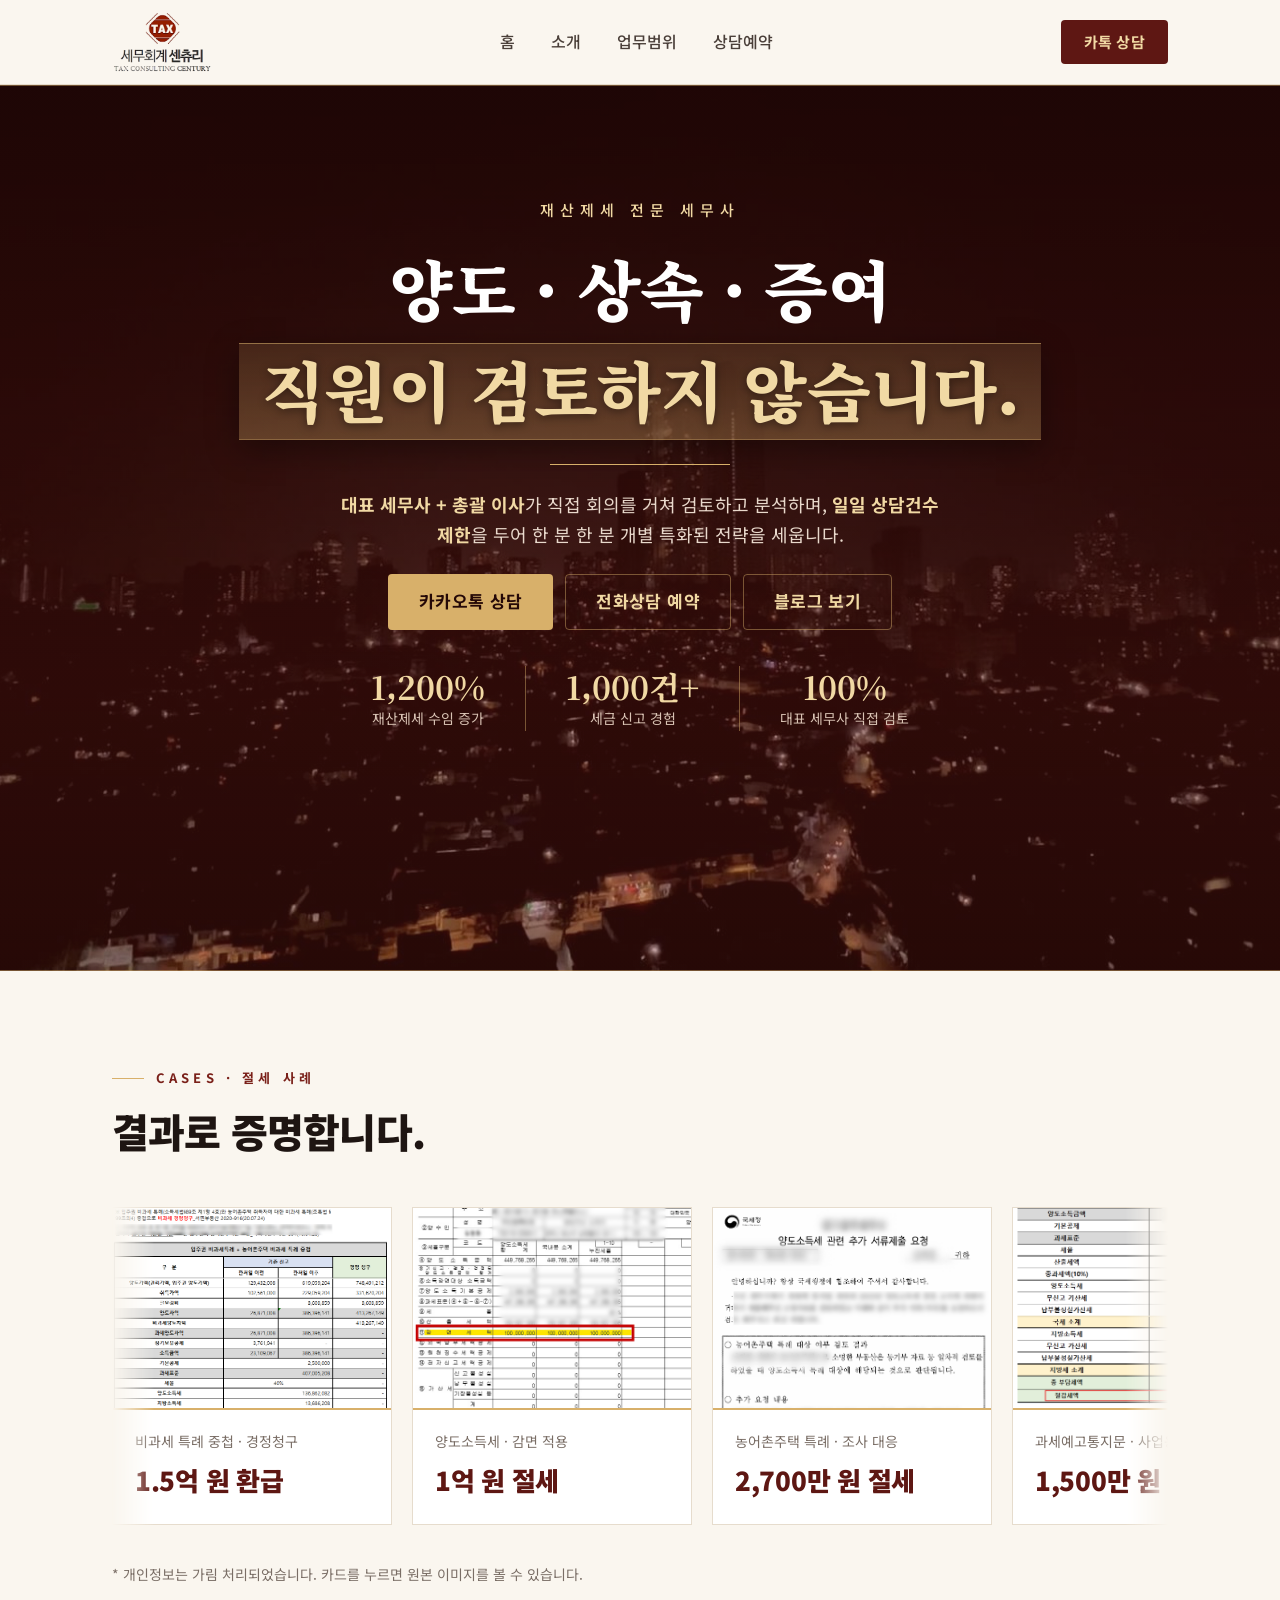
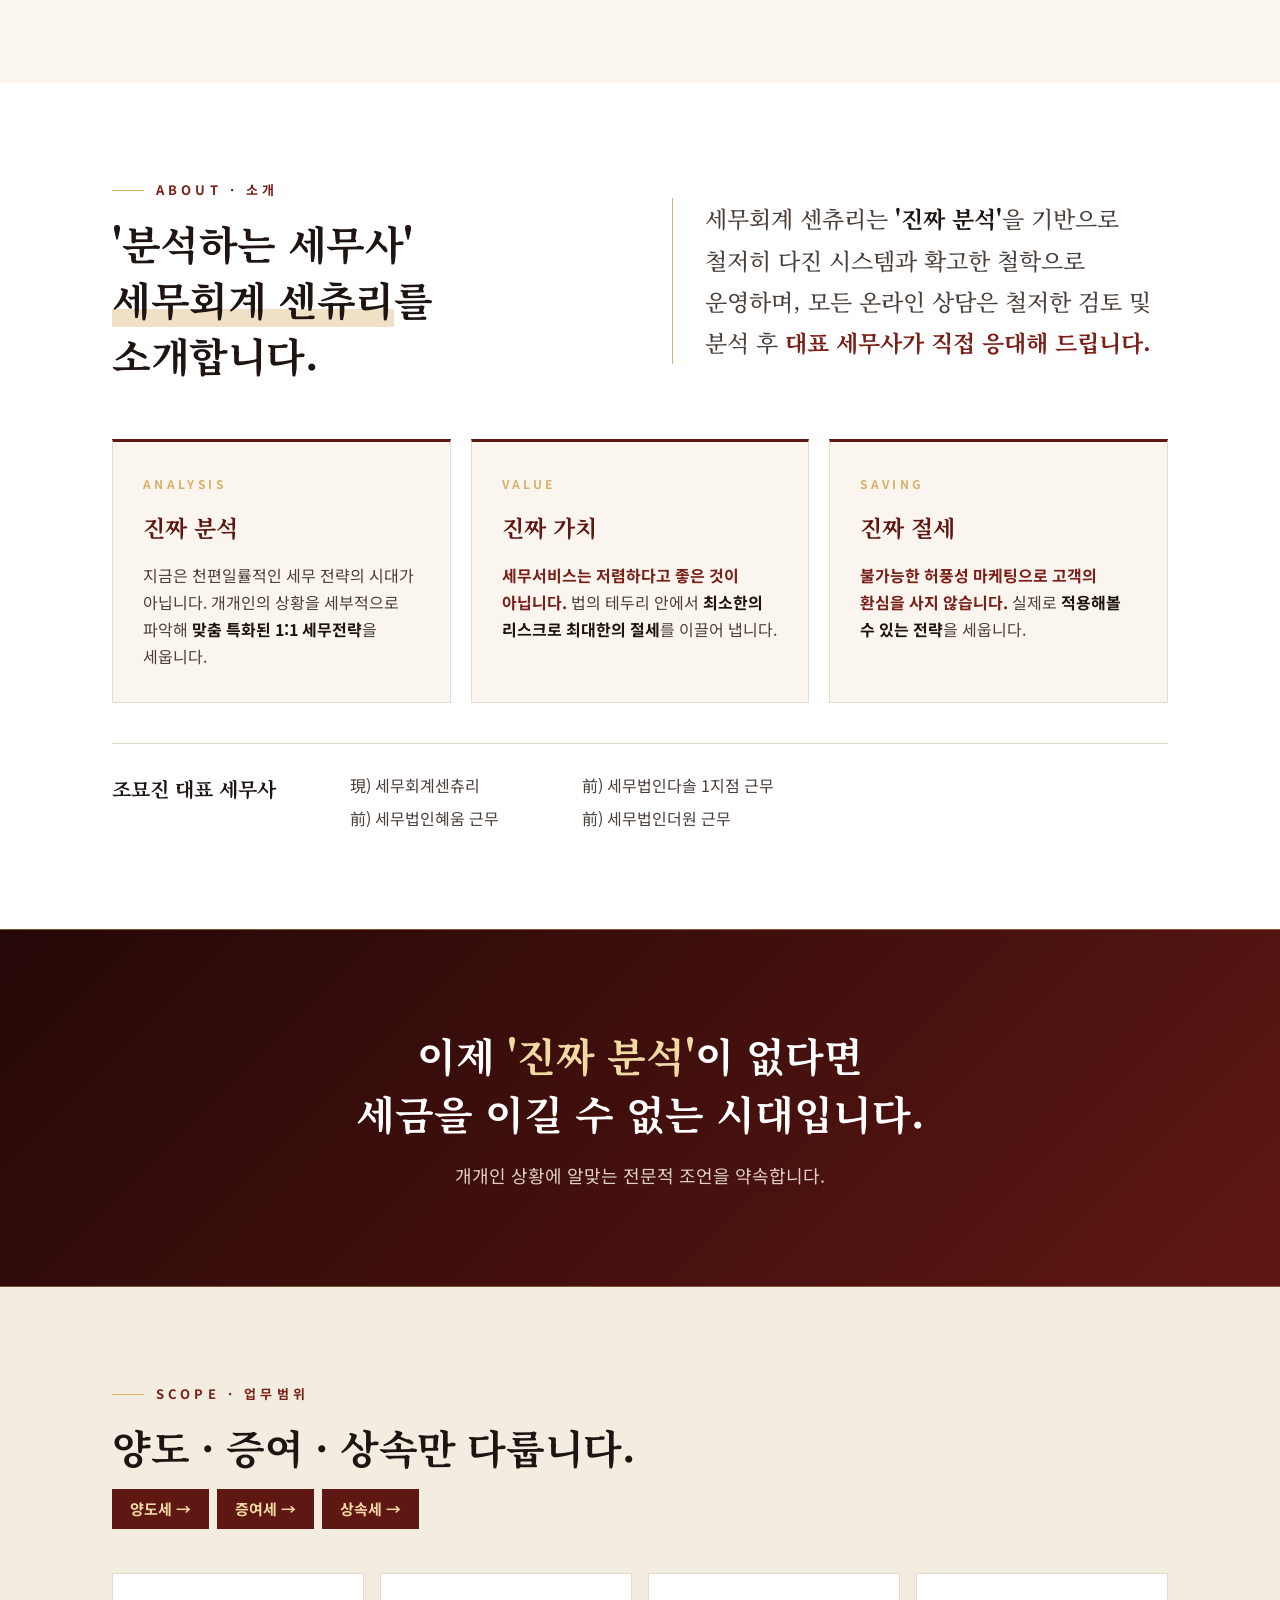
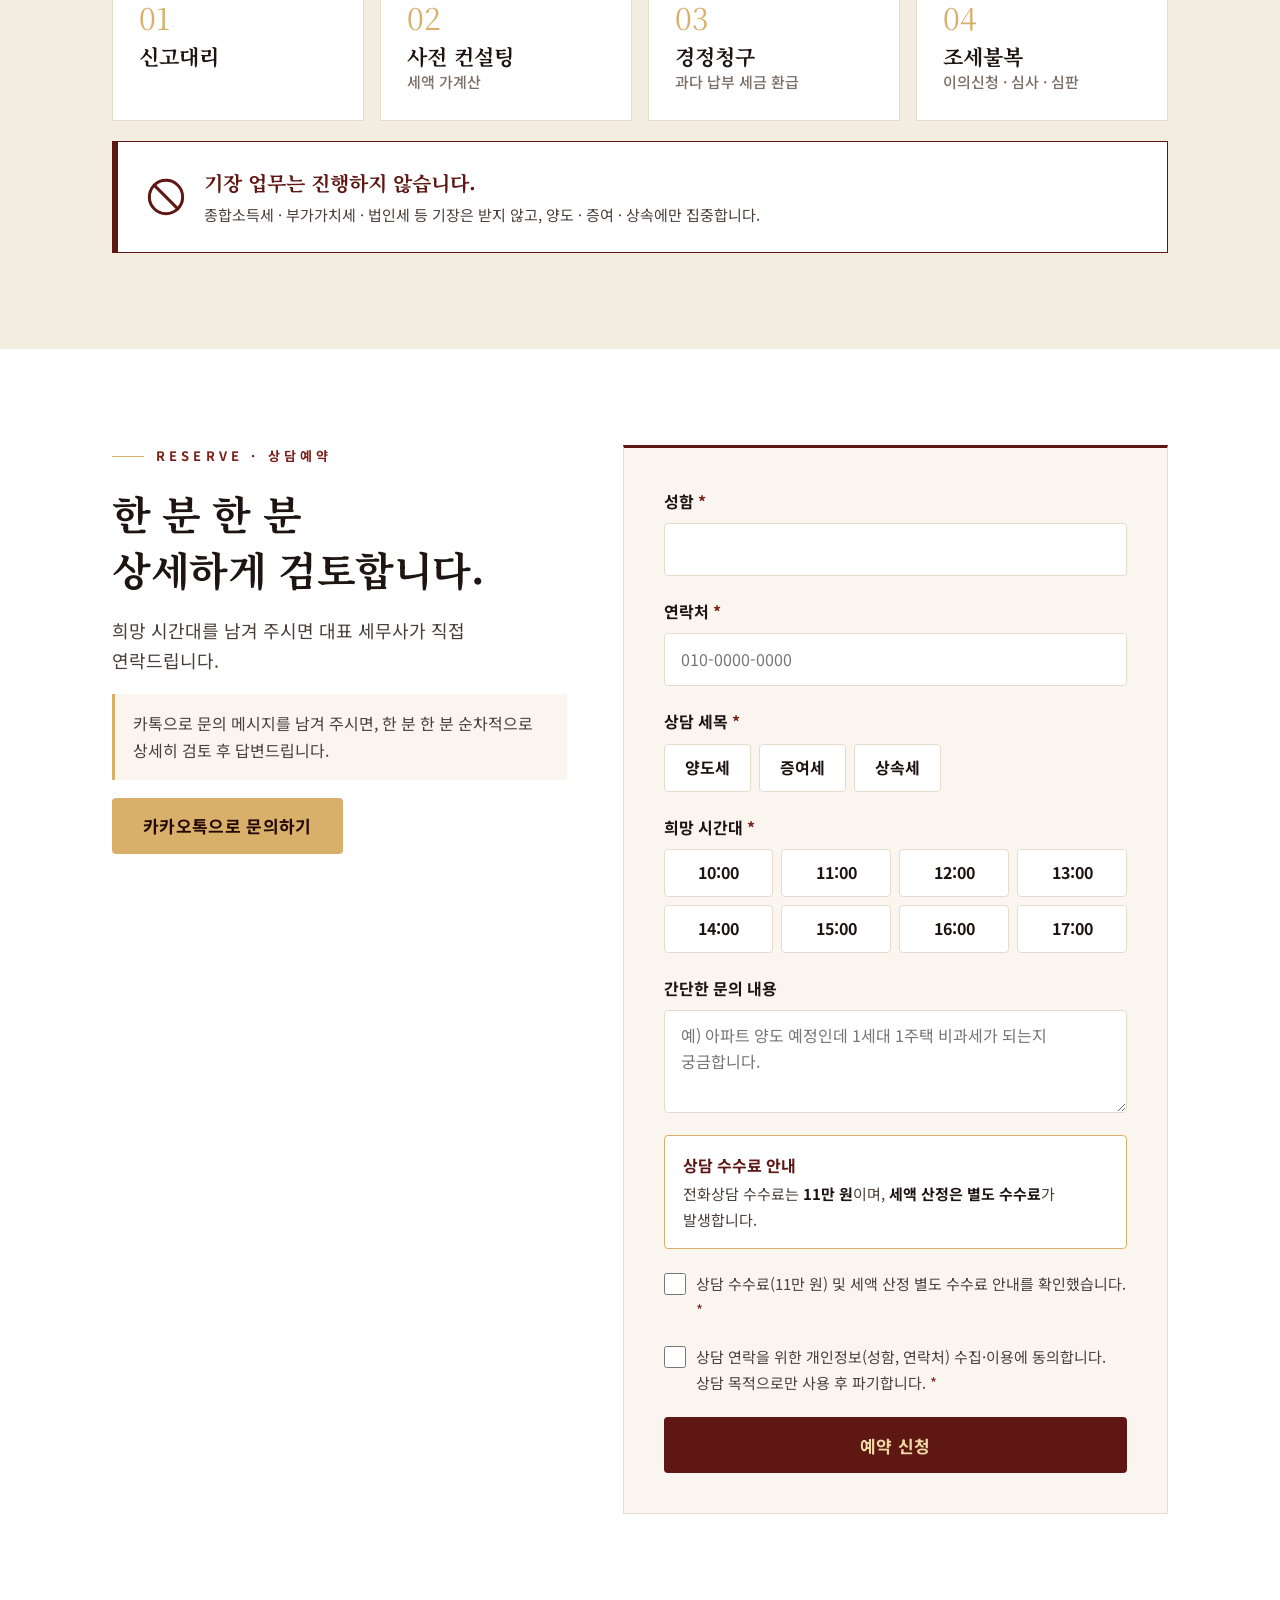
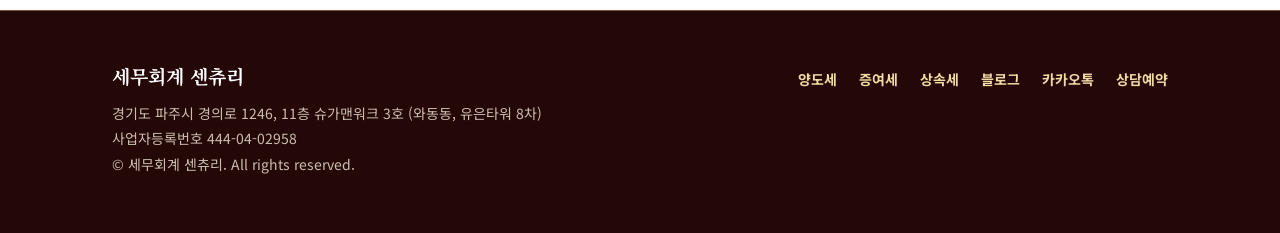
<file: index.html>
<!doctype html>
<html lang="ko">
<head>
<meta charset="utf-8">
<meta name="viewport" content="width=device-width, initial-scale=1">
<title>양도세·상속세·증여세 전문 세무사 | 세무회계 센츄리</title>
<meta name="description" content="양도세·상속세·증여세 전문 세무사, 세무회계 센츄리. 대표 세무사가 직접 신고대리, 사전 컨설팅(세액 가계산), 경정청구, 조세불복을 검토합니다. 전국 어디서나 전화·카카오톡 상담 가능.">
<meta property="og:site_name" content="세무회계 센츄리">
<meta property="og:locale" content="ko_KR">
<meta property="og:title" content="양도세·상속세·증여세 전문 세무사 | 세무회계 센츄리">
<meta property="og:description" content="양도·상속·증여, 직원이 검토하지 않습니다. 대표 세무사가 직접 분석하고 응대합니다.">
<meta property="og:type" content="website">
<meta property="og:url" content="https://taxcentury.co.kr/">
<meta property="og:image" content="https://taxcentury.co.kr/images/og-share4.png">
<meta property="og:image:width" content="1200">
<meta property="og:image:height" content="630">
<meta name="twitter:card" content="summary_large_image">
<script type="application/ld+json">
{
  "@context": "https://schema.org",
  "@type": "AccountingService",
  "name": "세무회계 센츄리",
  "alternateName": "TAX CONSULTING CENTURY",
  "url": "https://taxcentury.co.kr/",
  "logo": "https://taxcentury.co.kr/images/icon-512.png",
  "image": "https://taxcentury.co.kr/images/og-share4.png",
  "description": "양도세·상속세·증여세 전문 세무사. 신고대리, 사전 컨설팅(세액 가계산), 경정청구, 조세불복. 기장 업무는 진행하지 않습니다.",
  "areaServed": { "@type": "Country", "name": "대한민국" },
  "founder": { "@type": "Person", "name": "조묘진", "jobTitle": "대표 세무사" },
  "knowsAbout": ["양도소득세", "상속세", "증여세", "경정청구", "조세불복", "세액 가계산"],
  "hasOfferCatalog": {
    "@type": "OfferCatalog",
    "name": "업무범위",
    "itemListElement": [
      { "@type": "Offer", "itemOffered": { "@type": "Service", "name": "양도세·상속세·증여세 신고대리" } },
      { "@type": "Offer", "itemOffered": { "@type": "Service", "name": "사전 컨설팅(세액 가계산)" } },
      { "@type": "Offer", "itemOffered": { "@type": "Service", "name": "경정청구" } },
      { "@type": "Offer", "itemOffered": { "@type": "Service", "name": "조세불복" } }
    ]
  },
  "sameAs": ["https://blog.naver.com/taxcentury"]
}
</script>
<link rel="canonical" href="https://taxcentury.co.kr/">
<meta name="naver-site-verification" content="70cb1dd2b99dc5b6d12e1d8bbec339fb1b3a54d6" />
<meta name="google-site-verification" content="T_tMv6y9P8IAOGKhNZghNo0ZbvgvG789NV_MexS8ahA" />
<link rel="icon" href="/favicon.ico" sizes="any">
<link rel="icon" type="image/png" sizes="192x192" href="/images/icon-192.png">
<link rel="apple-touch-icon" href="/images/apple-touch-icon.png">
<link rel="preconnect" href="https://fonts.googleapis.com">
<link rel="preconnect" href="https://fonts.gstatic.com" crossorigin>
<link rel="stylesheet" href="https://fonts.googleapis.com/css2?family=Noto+Sans+KR:wght@400;500;700;900&amp;family=Noto+Serif+KR:wght@500;700;900&amp;display=swap">
<link rel="stylesheet" href="/css/site.css?v=20261023">
</head>
<body>

<header class="header">
  <div class="wrap">
    <a href="#top" class="logo" aria-label="세무회계 센츄리 홈"><img src="images/logo.png" alt="세무회계 센츄리 TAX CONSULTING CENTURY"></a>
    <nav class="nav" aria-label="주요 메뉴">
      <a href="#top">홈</a>
      <a href="#about">소개</a>
      <a href="#scope">업무범위</a>
      <a href="#reserve">상담예약</a>
    </nav>
    <a class="btn btn-kakao" data-link="kakao" href="#" target="_blank" rel="noopener">카톡 상담</a>
  </div>
</header>

<main>

<!-- 홈 -->
<section class="hero" id="top">
  <div class="hero-bg" aria-hidden="true"><video id="heroVideo" muted loop playsinline preload="none" poster="/images/night-city.jpg" data-src="/images/night-city.mp4"></video></div>
  <div class="wrap">
    <span class="eyebrow">재산제세 전문 세무사</span>
    <h1>양도 · 상속 · 증여<br><span class="box">직원이 검토하지 않습니다.</span></h1>
    <span class="rule" aria-hidden="true"></span>
    <p><b>대표 세무사 + 총괄 이사</b>가 직접 회의를 거쳐 검토하고 분석하며, <b>일일 상담건수 제한</b>을 두어 한 분 한 분 개별 특화된 전략을 세웁니다.</p>
    <div class="btn-row">
      <a class="btn btn-gold" data-link="kakao" href="#" target="_blank" rel="noopener">카카오톡 상담</a>
      <a class="btn btn-line" href="#reserve">전화상담 예약</a>
      <a class="btn btn-line" data-link="blog" href="#" target="_blank" rel="noopener">블로그 보기</a>
    </div>
    <div class="stats">
      <div><b>1,200%</b><span>재산제세 수임 증가</span></div>
      <div><b>1,000건+</b><span>세금 신고 경험</span></div>
      <div><b>100%</b><span>대표 세무사 직접 검토</span></div>
    </div>
  </div>
</section>

<!-- 절세 사례 -->
<section class="cases" id="cases">
  <div class="wrap">
    <div class="head">
      <span class="tag">CASES · 절세 사례</span>
      <h2 class="h2">결과로 증명합니다.</h2>
    </div>
    <div class="case-belt">
    <div class="case-list">
      <a class="case" href="images/case-4.png" target="_blank" rel="noopener">
        <div class="case-img"><img src="images/case-4.png" alt="양도소득세 가산세 포함 283,561,295원 절세" loading="lazy"></div>
        <div class="case-body"><small>양도소득세 · 가산세 포함</small><strong>2.8억 원 절세</strong></div>
      </a>
      <a class="case" href="images/case-3.png" target="_blank" rel="noopener">
        <div class="case-img"><img src="images/case-3.png" alt="입주권 비과세 특례와 농어촌주택 특례 중첩 경정청구 환급세액 150,548,290원" loading="lazy"></div>
        <div class="case-body"><small>비과세 특례 중첩 · 경정청구</small><strong>1.5억 원 환급</strong></div>
      </a>
      <a class="case" href="images/case-2.png" target="_blank" rel="noopener">
        <div class="case-img"><img src="images/case-2.png" alt="양도소득세 경정청구서 환급세액 136,862,083원" loading="lazy"></div>
        <div class="case-body"><small>양도소득세 · 경정청구</small><strong>1.4억 원 환급</strong></div>
      </a>
      <a class="case" href="images/case-1.png" target="_blank" rel="noopener">
        <div class="case-img"><img src="images/case-1.png" alt="양도소득세 감면세액 1억 원 신고서" loading="lazy"></div>
        <div class="case-body"><small>양도소득세 · 감면 적용</small><strong>1억 원 절세</strong></div>
      </a>
      <a class="case" href="images/case-7.png" target="_blank" rel="noopener">
        <div class="case-img"><img src="images/case-7.png" alt="상생임대주택 특례 경정청구 환급세액 73,182,982원" loading="lazy"></div>
        <div class="case-body"><small>상생임대 특례 · 경정청구</small><strong>8,000만 원 절세</strong></div>
      </a>
      <a class="case" href="images/case-6.png" target="_blank" rel="noopener">
        <div class="case-img"><img src="images/case-6.png" alt="농어촌주택 특례 인정, 국세청 추가 서류 요청 대응 성공" loading="lazy"></div>
        <div class="case-body"><small>농어촌주택 특례 · 조사 대응</small><strong>2,700만 원 절세</strong></div>
      </a>
      <a class="case" href="images/case-5.png" target="_blank" rel="noopener">
        <div class="case-img"><img src="images/case-5.png" alt="비사업용토지 중과세 과세예고통지에 대해 사업용토지를 증명해 14,815,852원 절세" loading="lazy" style="object-position:bottom"></div>
        <div class="case-body"><small>과세예고통지문 · 사업용토지 증명</small><strong>1,500만 원 절세</strong></div>
      </a>
    </div>
    </div>
    <p class="cases-note">* 개인정보는 가림 처리되었습니다. 카드를 누르면 원본 이미지를 볼 수 있습니다.</p>
  </div>
</section>

<!-- 소개 -->
<section class="about" id="about">
  <div class="wrap">
    <div class="intro">
      <div class="head" style="margin:0">
        <span class="tag">ABOUT · 소개</span>
        <h2 class="h2">'분석하는 세무사'<br><span class="under">세무회계 센츄리</span>를 소개합니다.</h2>
      </div>
      <p class="intro-quote">세무회계 센츄리는 <b>'진짜 분석'</b>을 기반으로 철저히 다진 시스템과 확고한 철학으로 운영하며, 모든 온라인 상담은 철저한 검토 및 분석 후 <span class="red">대표 세무사가 직접 응대해 드립니다.</span></p>
    </div>

    <div class="points">
      <div class="point">
        <small>ANALYSIS</small>
        <h3>진짜 분석</h3>
        <p>지금은 천편일률적인 세무 전략의 시대가 아닙니다. 개개인의 상황을 세부적으로 파악해 <b>맞춤 특화된 1:1 세무전략</b>을 세웁니다.</p>
      </div>
      <div class="point">
        <small>VALUE</small>
        <h3>진짜 가치</h3>
        <p><span class="red">세무서비스는 저렴하다고 좋은 것이 아닙니다.</span> 법의 테두리 안에서 <b>최소한의 리스크로 최대한의 절세</b>를 이끌어 냅니다.</p>
      </div>
      <div class="point">
        <small>SAVING</small>
        <h3>진짜 절세</h3>
        <p><span class="red">불가능한 허풍성 마케팅으로 고객의 환심을 사지 않습니다.</span> 실제로 <b>적용해볼 수 있는 전략</b>을 세웁니다.</p>
      </div>
    </div>

    <div class="career">
      <h3>조묘진 대표 세무사</h3>
      <ul>
        <li>現) 세무회계센츄리</li>
        <li>前) 세무법인다솔 1지점 근무</li>
        <li>前) 세무법인혜움 근무</li>
        <li>前) 세무법인더원 근무</li>
      </ul>
    </div>
  </div>
</section>

<!-- 약속 -->
<section class="band">
  <div class="wrap">
    <h2>이제 <em>'진짜 분석'</em>이 없다면<br>세금을 이길 수 없는 시대입니다.</h2>
    <p>개개인 상황에 알맞는 전문적 조언을 약속합니다.</p>
  </div>
</section>

<!-- 업무범위 -->
<section class="scope" id="scope">
  <div class="wrap">
    <div class="head">
      <span class="tag">SCOPE · 업무범위</span>
      <h2 class="h2">양도 · 증여 · 상속만 다룹니다.</h2>
      <div class="chips"><a class="chip chip-link" href="/yangdo/">양도세 →</a><a class="chip chip-link" href="/jeungyeo/">증여세 →</a><a class="chip chip-link" href="/sangsok/">상속세 →</a></div>
    </div>
    <div class="svc-list">
      <div class="svc"><span>01</span><h3>신고대리</h3></div>
      <div class="svc"><span>02</span><h3>사전 컨설팅<small>세액 가계산</small></h3></div>
      <div class="svc"><span>03</span><h3>경정청구<small>과다 납부 세금 환급</small></h3></div>
      <div class="svc"><span>04</span><h3>조세불복<small>이의신청 · 심사 · 심판</small></h3></div>
    </div>
    <div class="nobook" role="note">
      <svg width="40" height="40" viewBox="0 0 24 24" fill="none" stroke="#5E1713" stroke-width="1.8" stroke-linecap="round" aria-hidden="true" style="flex:none"><circle cx="12" cy="12" r="10"/><path d="m4.9 4.9 14.2 14.2"/></svg>
      <div>
        <b>기장 업무는 진행하지 않습니다.</b>
        <p>종합소득세 · 부가가치세 · 법인세 등 기장은 받지 않고, 양도 · 증여 · 상속에만 집중합니다.</p>
      </div>
    </div>
  </div>
</section>

<!-- 상담예약 -->
<section class="reserve" id="reserve">
  <div class="wrap">
    <div class="reserve-side">
      <span class="tag">RESERVE · 상담예약</span>
      <h2 class="h2">한 분 한 분<br>상세하게 검토합니다.</h2>
      <p class="lead">희망 시간대를 남겨 주시면 대표 세무사가 직접 연락드립니다.</p>
      <p class="note">카톡으로 문의 메시지를 남겨 주시면, 한 분 한 분 순차적으로 상세히 검토 후 답변드립니다.</p>
      <a class="btn btn-kakao" data-link="kakao" href="#" target="_blank" rel="noopener" style="align-self:flex-start">카카오톡으로 문의하기</a>
    </div>

    <form class="form" id="reserveForm" novalidate>
      <div class="field">
        <label for="f-name">성함 <span class="req">*</span></label>
        <input class="input" id="f-name" name="성함" type="text" autocomplete="name">
      </div>
      <div class="field">
        <label for="f-phone">연락처 <span class="req">*</span></label>
        <input class="input" id="f-phone" name="연락처" type="tel" inputmode="tel" autocomplete="tel" placeholder="010-0000-0000">
      </div>
      <fieldset class="field">
        <legend>상담 세목 <span class="req">*</span></legend>
        <div class="opts">
          <label class="opt"><input type="radio" name="세목" value="양도세"><span>양도세</span></label>
          <label class="opt"><input type="radio" name="세목" value="증여세"><span>증여세</span></label>
          <label class="opt"><input type="radio" name="세목" value="상속세"><span>상속세</span></label>
        </div>
      </fieldset>
      <fieldset class="field">
        <legend>희망 시간대 <span class="req">*</span></legend>
        <div class="opts times">
          <label class="opt"><input type="radio" name="희망시간대" value="오전 10시"><span>10:00</span></label>
          <label class="opt"><input type="radio" name="희망시간대" value="오전 11시"><span>11:00</span></label>
          <label class="opt"><input type="radio" name="희망시간대" value="오후 12시"><span>12:00</span></label>
          <label class="opt"><input type="radio" name="희망시간대" value="오후 1시"><span>13:00</span></label>
          <label class="opt"><input type="radio" name="희망시간대" value="오후 2시"><span>14:00</span></label>
          <label class="opt"><input type="radio" name="희망시간대" value="오후 3시"><span>15:00</span></label>
          <label class="opt"><input type="radio" name="희망시간대" value="오후 4시"><span>16:00</span></label>
          <label class="opt"><input type="radio" name="희망시간대" value="오후 5시"><span>17:00</span></label>
        </div>
      </fieldset>
      <div class="field">
        <label for="f-memo">간단한 문의 내용</label>
        <textarea class="input" id="f-memo" name="문의내용" rows="3" maxlength="300" placeholder="예) 아파트 양도 예정인데 1세대 1주택 비과세가 되는지 궁금합니다."></textarea>
      </div>
      <div class="fee">
        <b>상담 수수료 안내</b>
        <p>전화상담 수수료는 <strong>11만 원</strong>이며, <strong>세액 산정은 별도 수수료</strong>가 발생합니다.</p>
      </div>
      <label class="agree"><input type="checkbox" id="f-fee" name="수수료안내확인" value="확인"><span>상담 수수료(11만 원) 및 세액 산정 별도 수수료 안내를 확인했습니다. <span class="req">*</span></span></label>
      <label class="agree"><input type="checkbox" id="f-agree" name="개인정보동의" value="동의"><span>상담 연락을 위한 개인정보(성함, 연락처) 수집·이용에 동의합니다. 상담 목적으로만 사용 후 파기합니다. <span class="req">*</span></span></label>
      <div class="msg" id="formMsg" role="status" aria-live="polite"></div>
      <button type="submit" class="btn btn-bx">예약 신청</button>
    </form>
  </div>
</section>

</main>

<footer class="footer">
  <div class="wrap">
    <div>
      <b>세무회계 센츄리</b>
      경기도 파주시 경의로 1246, 11층 슈가맨워크 3호 (와동동, 유은타워 8차)<br>
      사업자등록번호 444-04-02958<br>
      © 세무회계 센츄리. All rights reserved.
    </div>
    <nav class="foot-links" aria-label="바로가기">
      <a href="/yangdo/">양도세</a>
      <a href="/jeungyeo/">증여세</a>
      <a href="/sangsok/">상속세</a>
      <a data-link="blog" href="#" target="_blank" rel="noopener">블로그</a>
      <a data-link="kakao" href="#" target="_blank" rel="noopener">카카오톡</a>
      <a href="#reserve">상담예약</a>
    </nav>
  </div>
</footer>

<nav class="mbar" aria-label="빠른 상담">
  <a class="k" data-link="kakao" href="#" target="_blank" rel="noopener">카톡 상담</a>
  <a class="r" href="#reserve">전화 예약</a>
  <a class="b" data-link="blog" href="#" target="_blank" rel="noopener">블로그</a>
</nav>

<script>
/* ===== 링크 설정: 여기만 바꾸면 모든 버튼에 반영됩니다 ===== */
var CONFIG = {
  blog:  'https://blog.naver.com/taxcentury',
  kakao: 'http://pf.kakao.com/_ESWXG/chat',
  // 예약 신청서를 받을 메일 (FormSubmit 인증 후, 메일로 받은 랜덤 주소로 바꾸면 메일 주소가 노출되지 않습니다)
  formEmail: 'taxcentury@naver.com'
};

document.querySelectorAll('[data-link]').forEach(function (el) {
  var k = el.getAttribute('data-link');
  if (CONFIG[k]) el.href = CONFIG[k];
});

/* 절세 사례: 열 때마다 순서를 섞고, PC에서는 한 줄로 천천히 흘러가게 합니다 (마우스를 올리면 멈춤) */
(function () {
  var list = document.querySelector('.case-list');
  if (!list) return;
  var cards = Array.prototype.slice.call(list.children);
  for (var i = cards.length - 1; i > 0; i--) {
    var j = Math.floor(Math.random() * (i + 1));
    var t = cards[i]; cards[i] = cards[j]; cards[j] = t;
  }
  cards.forEach(function (c) { list.appendChild(c); });
  if (!matchMedia('(min-width:641px)').matches || matchMedia('(prefers-reduced-motion: reduce)').matches) return;
  Array.prototype.slice.call(list.children).forEach(function (c) {
    var d = c.cloneNode(true);
    d.setAttribute('aria-hidden', 'true');
    d.setAttribute('tabindex', '-1');
    list.appendChild(d);
  });
  list.classList.add('belt');
})();

/* 야경 영상: PC에서만 재생하고, 휴대폰에서는 대표 장면 사진만 보여줍니다 */
(function () {
  var v = document.getElementById('heroVideo');
  if (!v || !matchMedia('(min-width:768px)').matches || matchMedia('(prefers-reduced-motion: reduce)').matches) return;
  v.src = v.getAttribute('data-src');
  v.play().catch(function () {});
})();

var form = document.getElementById('reserveForm');
var msg = document.getElementById('formMsg');
function show(type, html) { msg.className = 'msg ' + type; msg.innerHTML = html; }
var kakaoLink = '<a href="' + CONFIG.kakao + '" target="_blank" rel="noopener" style="text-decoration:underline">카카오톡</a>';

form.addEventListener('submit', function (e) {
  e.preventDefault();
  var missing = [];
  if (!form['성함'].value.trim()) missing.push('성함');
  if (!/^[0-9\-\s]{9,14}$/.test(form['연락처'].value.trim())) missing.push('연락처');
  if (!form.querySelector('input[name="세목"]:checked')) missing.push('상담 세목');
  if (!form.querySelector('input[name="희망시간대"]:checked')) missing.push('희망 시간대');
  if (!document.getElementById('f-fee').checked) missing.push('수수료 안내 확인');
  if (!document.getElementById('f-agree').checked) missing.push('개인정보 동의');
  if (missing.length) { show('err', '다음 항목을 확인해 주세요: ' + missing.join(', ')); return; }

  var data = {};
  new FormData(form).forEach(function (v, k) { data[k] = v; });
  data._subject = '[홈페이지] 전화상담 예약 신청 - ' + data['성함'] + ' (' + data['세목'] + ', ' + data['희망시간대'] + ')';
  data._template = 'table';
  data._captcha = 'false';

  var btn = form.querySelector('button[type="submit"]');
  btn.disabled = true; btn.textContent = '전송 중...';
  fetch('https://formsubmit.co/ajax/' + CONFIG.formEmail, {
    method: 'POST', body: JSON.stringify(data),
    headers: { 'Content-Type': 'application/json', 'Accept': 'application/json' }
  }).then(function (r) { return r.json(); }).then(function (res) {
    if (String(res.success) !== 'true') throw new Error();
    form.reset();
    show('ok', '예약 신청이 접수되었습니다. 희망하신 시간대에 연락드리겠습니다.');
  }).catch(function () {
    show('err', '전송에 실패했습니다. ' + kakaoLink + '으로 문의해 주세요.');
  }).finally(function () {
    btn.disabled = false; btn.textContent = '예약 신청';
  });
});
</script>
</body>
</html>
</file>
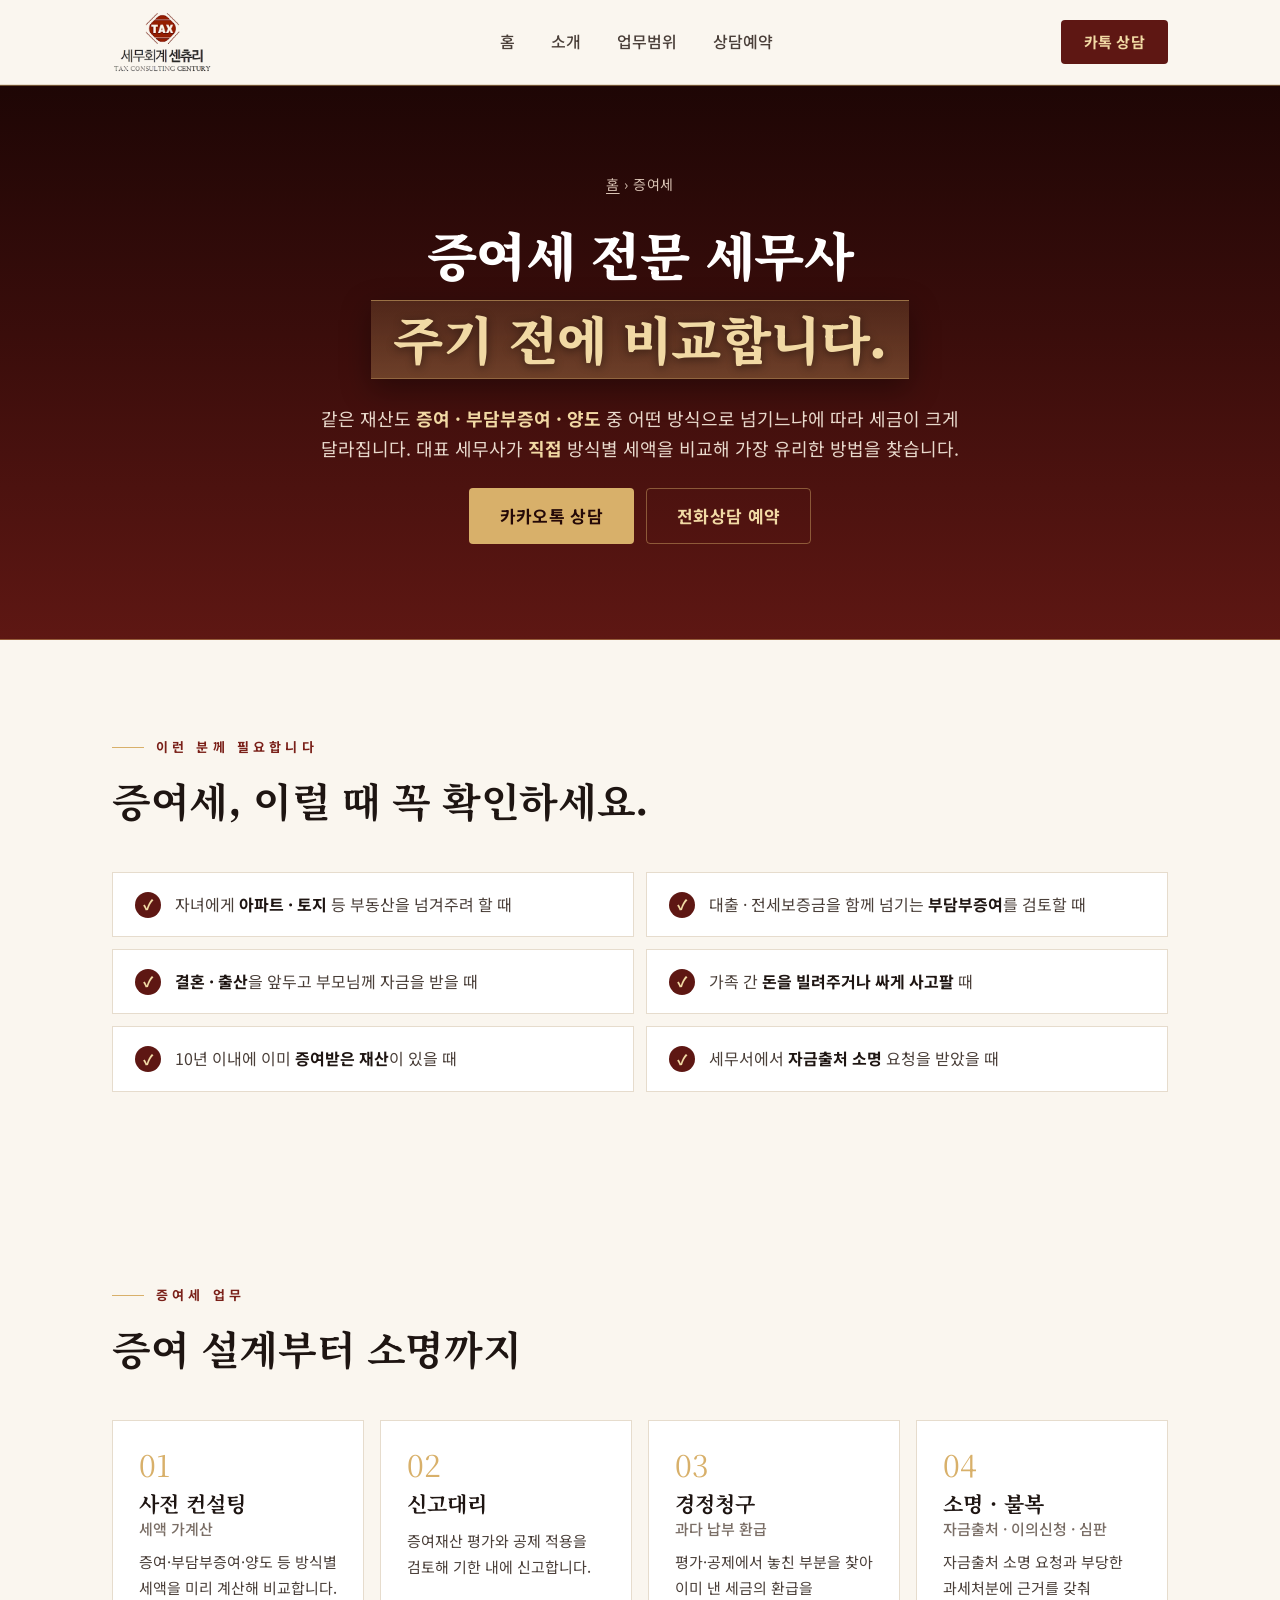
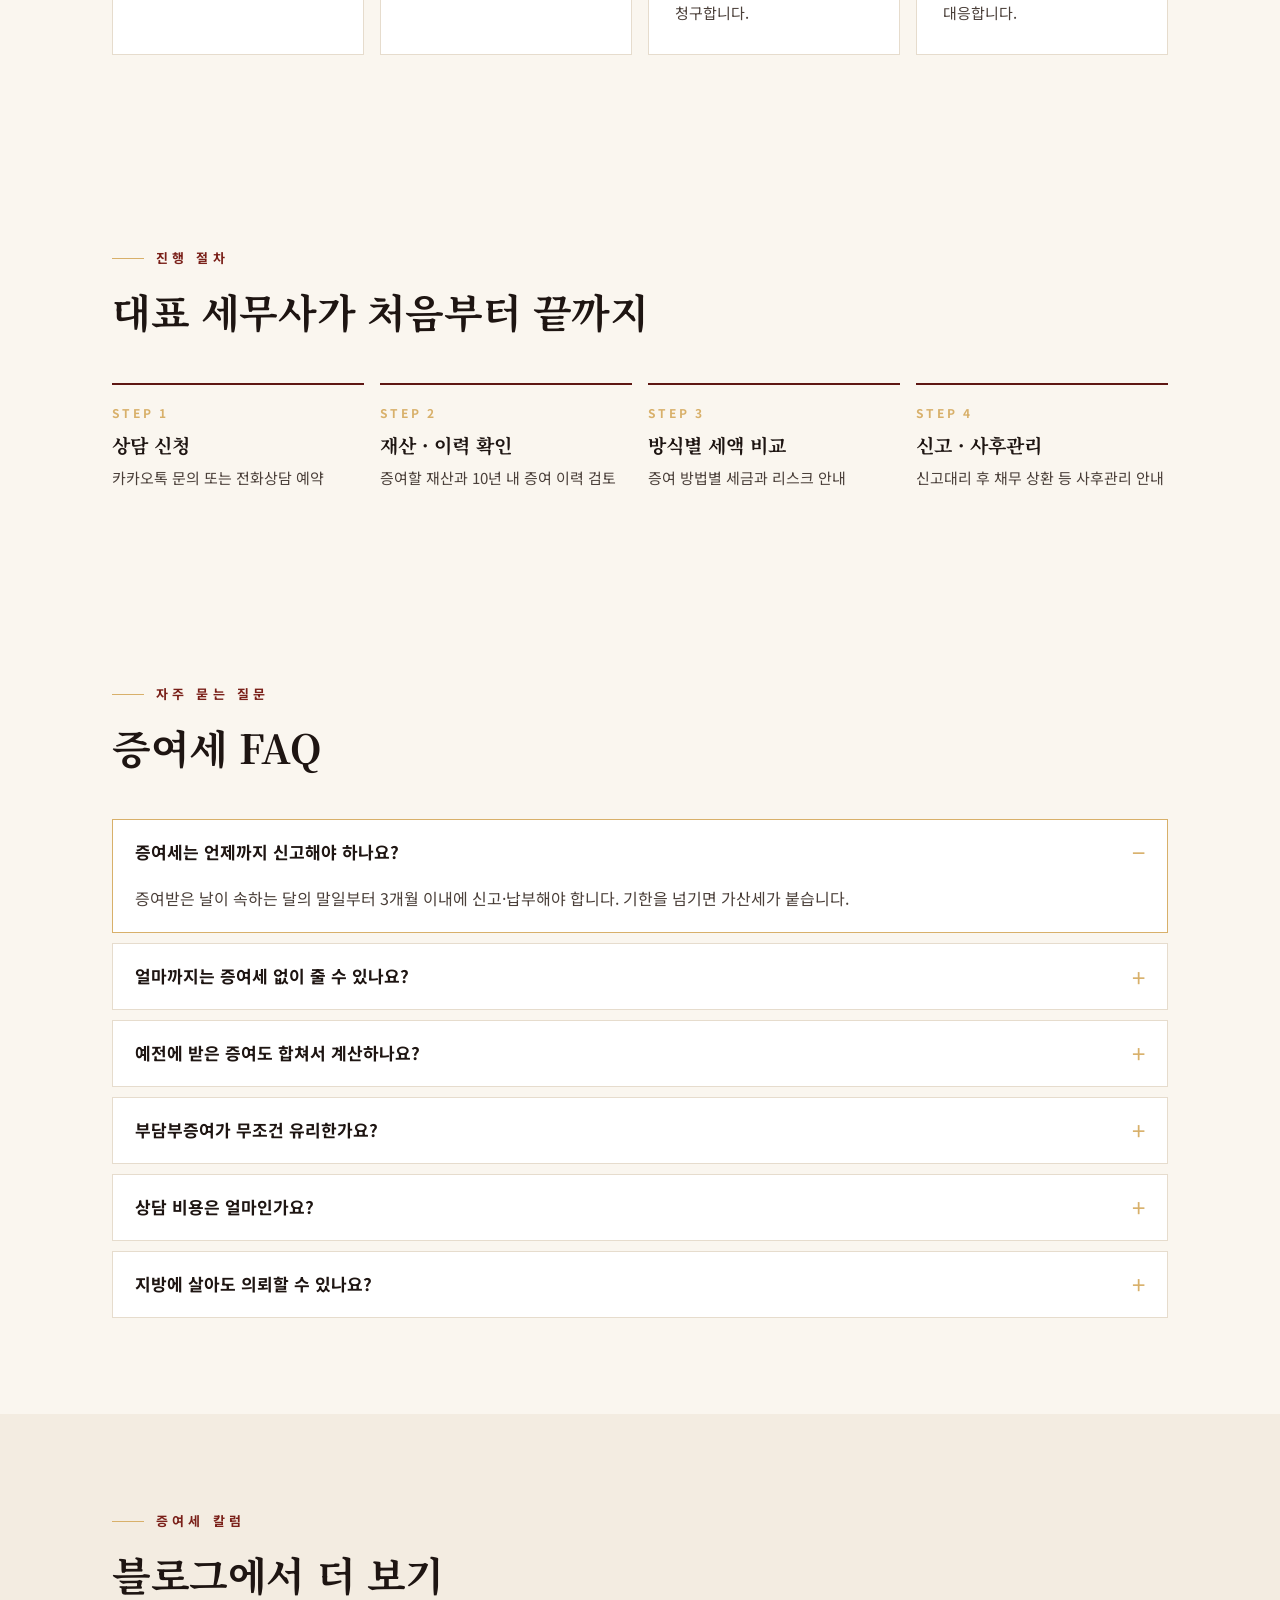
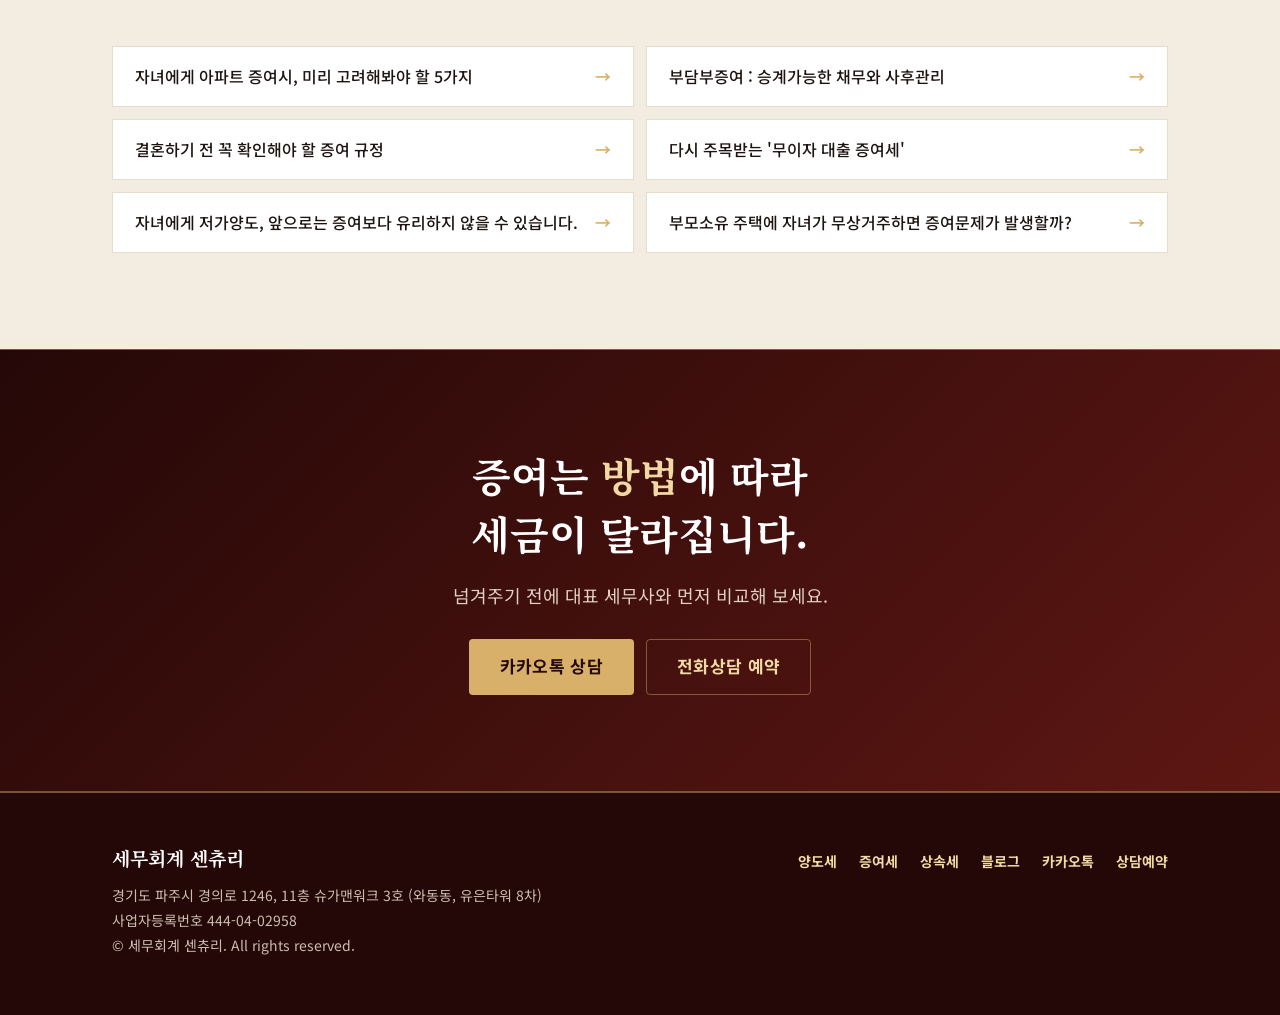
<file: jeungyeo/index.html>
<!doctype html>
<html lang="ko">
<head>
<meta charset="utf-8">
<meta name="viewport" content="width=device-width, initial-scale=1">
<title>증여세 전문 세무사 | 증여세 신고·부담부증여·사전 컨설팅 - 세무회계 센츄리</title>
<meta name="description" content="증여세 전문 세무사가 직접 검토합니다. 자녀 부동산 증여, 부담부증여, 혼인·출산 증여공제, 증여세 신고대리와 자금출처 소명, 경정청구까지. 전국 전화·카카오톡 상담.">
<meta property="og:site_name" content="세무회계 센츄리">
<meta property="og:locale" content="ko_KR">
<meta property="og:title" content="증여세 전문 세무사 | 세무회계 센츄리">
<meta property="og:description" content="증여는 방법에 따라 세금이 달라집니다. 대표 세무사가 방식별 세액을 직접 비교합니다.">
<meta property="og:type" content="website">
<meta property="og:url" content="https://taxcentury.co.kr/jeungyeo/">
<meta property="og:image" content="https://taxcentury.co.kr/images/og-share4.png">
<meta property="og:image:width" content="1200">
<meta property="og:image:height" content="630">
<meta name="twitter:card" content="summary_large_image">
<link rel="canonical" href="https://taxcentury.co.kr/jeungyeo/">
<link rel="icon" href="/favicon.ico" sizes="any">
<link rel="icon" type="image/png" sizes="192x192" href="/images/icon-192.png">
<link rel="apple-touch-icon" href="/images/apple-touch-icon.png">
<link rel="preconnect" href="https://fonts.googleapis.com">
<link rel="preconnect" href="https://fonts.gstatic.com" crossorigin>
<link rel="stylesheet" href="https://fonts.googleapis.com/css2?family=Noto+Sans+KR:wght@400;500;700;900&amp;family=Noto+Serif+KR:wght@500;700;900&amp;display=swap">
<link rel="stylesheet" href="/css/site.css?v=20261023">
<script type="application/ld+json">
[
  {
    "@context": "https://schema.org",
    "@type": "Service",
    "name": "증여세 신고대리·사전 컨설팅·자금출처 소명·경정청구",
    "serviceType": "증여세 세무대리",
    "url": "https://taxcentury.co.kr/jeungyeo/",
    "areaServed": { "@type": "Country", "name": "대한민국" },
    "provider": { "@type": "AccountingService", "name": "세무회계 센츄리", "url": "https://taxcentury.co.kr/" }
  },
  {
    "@context": "https://schema.org",
    "@type": "BreadcrumbList",
    "itemListElement": [
      { "@type": "ListItem", "position": 1, "name": "홈", "item": "https://taxcentury.co.kr/" },
      { "@type": "ListItem", "position": 2, "name": "증여세", "item": "https://taxcentury.co.kr/jeungyeo/" }
    ]
  },
  {
    "@context": "https://schema.org",
    "@type": "FAQPage",
    "mainEntity": [
      { "@type": "Question", "name": "증여세는 언제까지 신고해야 하나요?",
        "acceptedAnswer": { "@type": "Answer", "text": "증여받은 날이 속하는 달의 말일부터 3개월 이내에 신고·납부해야 합니다. 기한을 넘기면 가산세가 붙습니다." } },
      { "@type": "Question", "name": "얼마까지는 증여세 없이 줄 수 있나요?",
        "acceptedAnswer": { "@type": "Answer", "text": "10년간 합산해 배우자는 6억 원, 성년 자녀는 5천만 원(미성년 자녀는 2천만 원), 자녀가 부모에게 주는 경우 5천만 원, 그 밖의 친족은 1천만 원까지 공제됩니다. 부모님께 혼인신고일 전후 2년 이내 또는 자녀 출생일부터 2년 이내에 받는 경우에는 최대 1억 원이 추가로 공제됩니다." } },
      { "@type": "Question", "name": "예전에 받은 증여도 합쳐서 계산하나요?",
        "acceptedAnswer": { "@type": "Answer", "text": "네. 이번 증여일 전 10년 이내에 같은 사람에게서 받은 증여재산(합계 1천만 원 이상)은 합산해 세금을 계산합니다. 부모님에게서 받은 경우 아버지와 어머니를 한 사람으로 봅니다." } },
      { "@type": "Question", "name": "부담부증여가 무조건 유리한가요?",
        "acceptedAnswer": { "@type": "Answer", "text": "아닙니다. 대출이나 전세보증금을 함께 넘기면 그 채무만큼은 증여세 대신 증여자에게 양도소득세가 과세됩니다. 두 세금을 함께 계산해 비교해야 하고, 가족 간에는 채무 인수가 인정되지 않는 것으로 추정되므로 이후 상환 관리도 중요합니다." } },
      { "@type": "Question", "name": "상담 비용은 얼마인가요?",
        "acceptedAnswer": { "@type": "Answer", "text": "전화상담 수수료는 11만 원이며, 세액 산정(가계산)은 별도 수수료가 발생합니다. 카카오톡으로 상황을 남겨 주시면 확인 후 상세한 수수료 견적을 안내해 드립니다." } },
      { "@type": "Question", "name": "지방에 살아도 의뢰할 수 있나요?",
        "acceptedAnswer": { "@type": "Answer", "text": "네. 전화·카카오톡 상담과 서류의 온라인 전달로 전국 어디서나 진행할 수 있습니다." } }
    ]
  }
]
</script>
</head>
<body>

<header class="header">
  <div class="wrap">
    <a href="/" class="logo" aria-label="세무회계 센츄리 홈"><img src="/images/logo.png" alt="세무회계 센츄리 TAX CONSULTING CENTURY"></a>
    <nav class="nav" aria-label="주요 메뉴">
      <a href="/">홈</a>
      <a href="/#about">소개</a>
      <a href="/#scope">업무범위</a>
      <a href="/#reserve">상담예약</a>
    </nav>
    <a class="btn btn-kakao" data-link="kakao" href="#" target="_blank" rel="noopener">카톡 상담</a>
  </div>
</header>

<main>

<section class="hero sub-hero" id="top">
  <div class="wrap">
    <span class="crumb"><a href="/">홈</a> › 증여세</span>
    <h1>증여세 전문 세무사<br><span class="box">주기 전에 비교합니다.</span></h1>
    <p>같은 재산도 <b>증여 · 부담부증여 · 양도</b> 중 어떤 방식으로 넘기느냐에 따라 세금이 크게 달라집니다. 대표 세무사가 <b>직접</b> 방식별 세액을 비교해 가장 유리한 방법을 찾습니다.</p>
    <div class="btn-row">
      <a class="btn btn-kakao" data-link="kakao" href="#" target="_blank" rel="noopener">카카오톡 상담</a>
      <a class="btn btn-white" href="/#reserve">전화상담 예약</a>
    </div>
  </div>
</section>

<section class="cases">
  <div class="wrap">
    <div class="head">
      <span class="tag">이런 분께 필요합니다</span>
      <h2 class="h2">증여세, 이럴 때 꼭 확인하세요.</h2>
    </div>
    <ul class="need-list">
      <li><span>자녀에게 <b>아파트 · 토지</b> 등 부동산을 넘겨주려 할 때</span></li>
      <li><span>대출 · 전세보증금을 함께 넘기는 <b>부담부증여</b>를 검토할 때</span></li>
      <li><span><b>결혼 · 출산</b>을 앞두고 부모님께 자금을 받을 때</span></li>
      <li><span>가족 간 <b>돈을 빌려주거나 싸게 사고팔</b> 때</span></li>
      <li><span>10년 이내에 이미 <b>증여받은 재산</b>이 있을 때</span></li>
      <li><span>세무서에서 <b>자금출처 소명</b> 요청을 받았을 때</span></li>
    </ul>
  </div>
</section>

<section>
  <div class="wrap">
    <div class="head">
      <span class="tag">증여세 업무</span>
      <h2 class="h2">증여 설계부터 소명까지</h2>
    </div>
    <div class="svc-list wide">
      <div class="svc"><span>01</span><h3>사전 컨설팅<small>세액 가계산</small></h3><p>증여·부담부증여·양도 등 방식별 세액을 미리 계산해 비교합니다.</p></div>
      <div class="svc"><span>02</span><h3>신고대리</h3><p>증여재산 평가와 공제 적용을 검토해 기한 내에 신고합니다.</p></div>
      <div class="svc"><span>03</span><h3>경정청구<small>과다 납부 환급</small></h3><p>평가·공제에서 놓친 부분을 찾아 이미 낸 세금의 환급을 청구합니다.</p></div>
      <div class="svc"><span>04</span><h3>소명 · 불복<small>자금출처 · 이의신청 · 심판</small></h3><p>자금출처 소명 요청과 부당한 과세처분에 근거를 갖춰 대응합니다.</p></div>
    </div>
  </div>
</section>

<section class="cases">
  <div class="wrap">
    <div class="head">
      <span class="tag">진행 절차</span>
      <h2 class="h2">대표 세무사가 처음부터 끝까지</h2>
    </div>
    <ol class="steps">
      <li><b>상담 신청</b>카카오톡 문의 또는 전화상담 예약</li>
      <li><b>재산 · 이력 확인</b>증여할 재산과 10년 내 증여 이력 검토</li>
      <li><b>방식별 세액 비교</b>증여 방법별 세금과 리스크 안내</li>
      <li><b>신고 · 사후관리</b>신고대리 후 채무 상환 등 사후관리 안내</li>
    </ol>
  </div>
</section>

<section>
  <div class="wrap">
    <div class="head">
      <span class="tag">자주 묻는 질문</span>
      <h2 class="h2">증여세 FAQ</h2>
    </div>
    <div class="faq">
      <details open>
        <summary>증여세는 언제까지 신고해야 하나요?</summary>
        <p>증여받은 날이 속하는 달의 말일부터 3개월 이내에 신고·납부해야 합니다. 기한을 넘기면 가산세가 붙습니다.</p>
      </details>
      <details>
        <summary>얼마까지는 증여세 없이 줄 수 있나요?</summary>
        <p>10년간 합산해 배우자는 6억 원, 성년 자녀는 5천만 원(미성년 자녀는 2천만 원), 자녀가 부모에게 주는 경우 5천만 원, 그 밖의 친족은 1천만 원까지 공제됩니다. 부모님께 혼인신고일 전후 2년 이내 또는 자녀 출생일부터 2년 이내에 받는 경우에는 최대 1억 원이 추가로 공제됩니다.</p>
      </details>
      <details>
        <summary>예전에 받은 증여도 합쳐서 계산하나요?</summary>
        <p>네. 이번 증여일 전 10년 이내에 같은 사람에게서 받은 증여재산(합계 1천만 원 이상)은 합산해 세금을 계산합니다. 부모님에게서 받은 경우 아버지와 어머니를 한 사람으로 봅니다.</p>
      </details>
      <details>
        <summary>부담부증여가 무조건 유리한가요?</summary>
        <p>아닙니다. 대출이나 전세보증금을 함께 넘기면 그 채무만큼은 증여세 대신 증여자에게 양도소득세가 과세됩니다. 두 세금을 함께 계산해 비교해야 하고, 가족 간에는 채무 인수가 인정되지 않는 것으로 추정되므로 이후 상환 관리도 중요합니다.</p>
      </details>
      <details>
        <summary>상담 비용은 얼마인가요?</summary>
        <p>전화상담 수수료는 11만 원이며, 세액 산정(가계산)은 별도 수수료가 발생합니다. 카카오톡으로 상황을 남겨 주시면 확인 후 상세한 수수료 견적을 안내해 드립니다.</p>
      </details>
      <details>
        <summary>지방에 살아도 의뢰할 수 있나요?</summary>
        <p>네. 전화·카카오톡 상담과 서류의 온라인 전달로 전국 어디서나 진행할 수 있습니다.</p>
      </details>
    </div>
  </div>
</section>

<section class="scope">
  <div class="wrap">
    <div class="head">
      <span class="tag">증여세 칼럼</span>
      <h2 class="h2">블로그에서 더 보기</h2>
    </div>
    <div class="posts">
      <a href="https://blog.naver.com/taxcentury/223921536060" target="_blank" rel="noopener">자녀에게 아파트 증여시, 미리 고려해봐야 할 5가지</a>
      <a href="https://blog.naver.com/taxcentury/223896996236" target="_blank" rel="noopener">부담부증여 : 승계가능한 채무와 사후관리</a>
      <a href="https://blog.naver.com/taxcentury/223505566546" target="_blank" rel="noopener">결혼하기 전 꼭 확인해야 할 증여 규정</a>
      <a href="https://blog.naver.com/taxcentury/224356572926" target="_blank" rel="noopener">다시 주목받는 '무이자 대출 증여세'</a>
      <a href="https://blog.naver.com/taxcentury/224068104917" target="_blank" rel="noopener">자녀에게 저가양도, 앞으로는 증여보다 유리하지 않을 수 있습니다.</a>
      <a href="https://blog.naver.com/taxcentury/223485685330" target="_blank" rel="noopener">부모소유 주택에 자녀가 무상거주하면 증여문제가 발생할까?</a>
    </div>
  </div>
</section>

<section class="band cta-band">
  <div class="wrap">
    <h2>증여는 <em>방법</em>에 따라<br>세금이 달라집니다.</h2>
    <p>넘겨주기 전에 대표 세무사와 먼저 비교해 보세요.</p>
    <div class="btn-row">
      <a class="btn btn-kakao" data-link="kakao" href="#" target="_blank" rel="noopener">카카오톡 상담</a>
      <a class="btn btn-white" href="/#reserve">전화상담 예약</a>
    </div>
  </div>
</section>

</main>

<footer class="footer">
  <div class="wrap">
    <div>
      <b>세무회계 센츄리</b>
      경기도 파주시 경의로 1246, 11층 슈가맨워크 3호 (와동동, 유은타워 8차)<br>
      사업자등록번호 444-04-02958<br>
      © 세무회계 센츄리. All rights reserved.
    </div>
    <nav class="foot-links" aria-label="바로가기">
      <a href="/yangdo/">양도세</a>
      <a href="/jeungyeo/">증여세</a>
      <a href="/sangsok/">상속세</a>
      <a data-link="blog" href="#" target="_blank" rel="noopener">블로그</a>
      <a data-link="kakao" href="#" target="_blank" rel="noopener">카카오톡</a>
      <a href="/#reserve">상담예약</a>
    </nav>
  </div>
</footer>

<nav class="mbar" aria-label="빠른 상담">
  <a class="k" data-link="kakao" href="#" target="_blank" rel="noopener">카톡 상담</a>
  <a class="r" href="/#reserve">전화 예약</a>
  <a class="b" data-link="blog" href="#" target="_blank" rel="noopener">블로그</a>
</nav>

<script>
var CONFIG = {
  blog:  'https://blog.naver.com/taxcentury',
  kakao: 'http://pf.kakao.com/_ESWXG/chat'
};
document.querySelectorAll('[data-link]').forEach(function (el) {
  var k = el.getAttribute('data-link');
  if (CONFIG[k]) el.href = CONFIG[k];
});
</script>
</body>
</html>
</file>
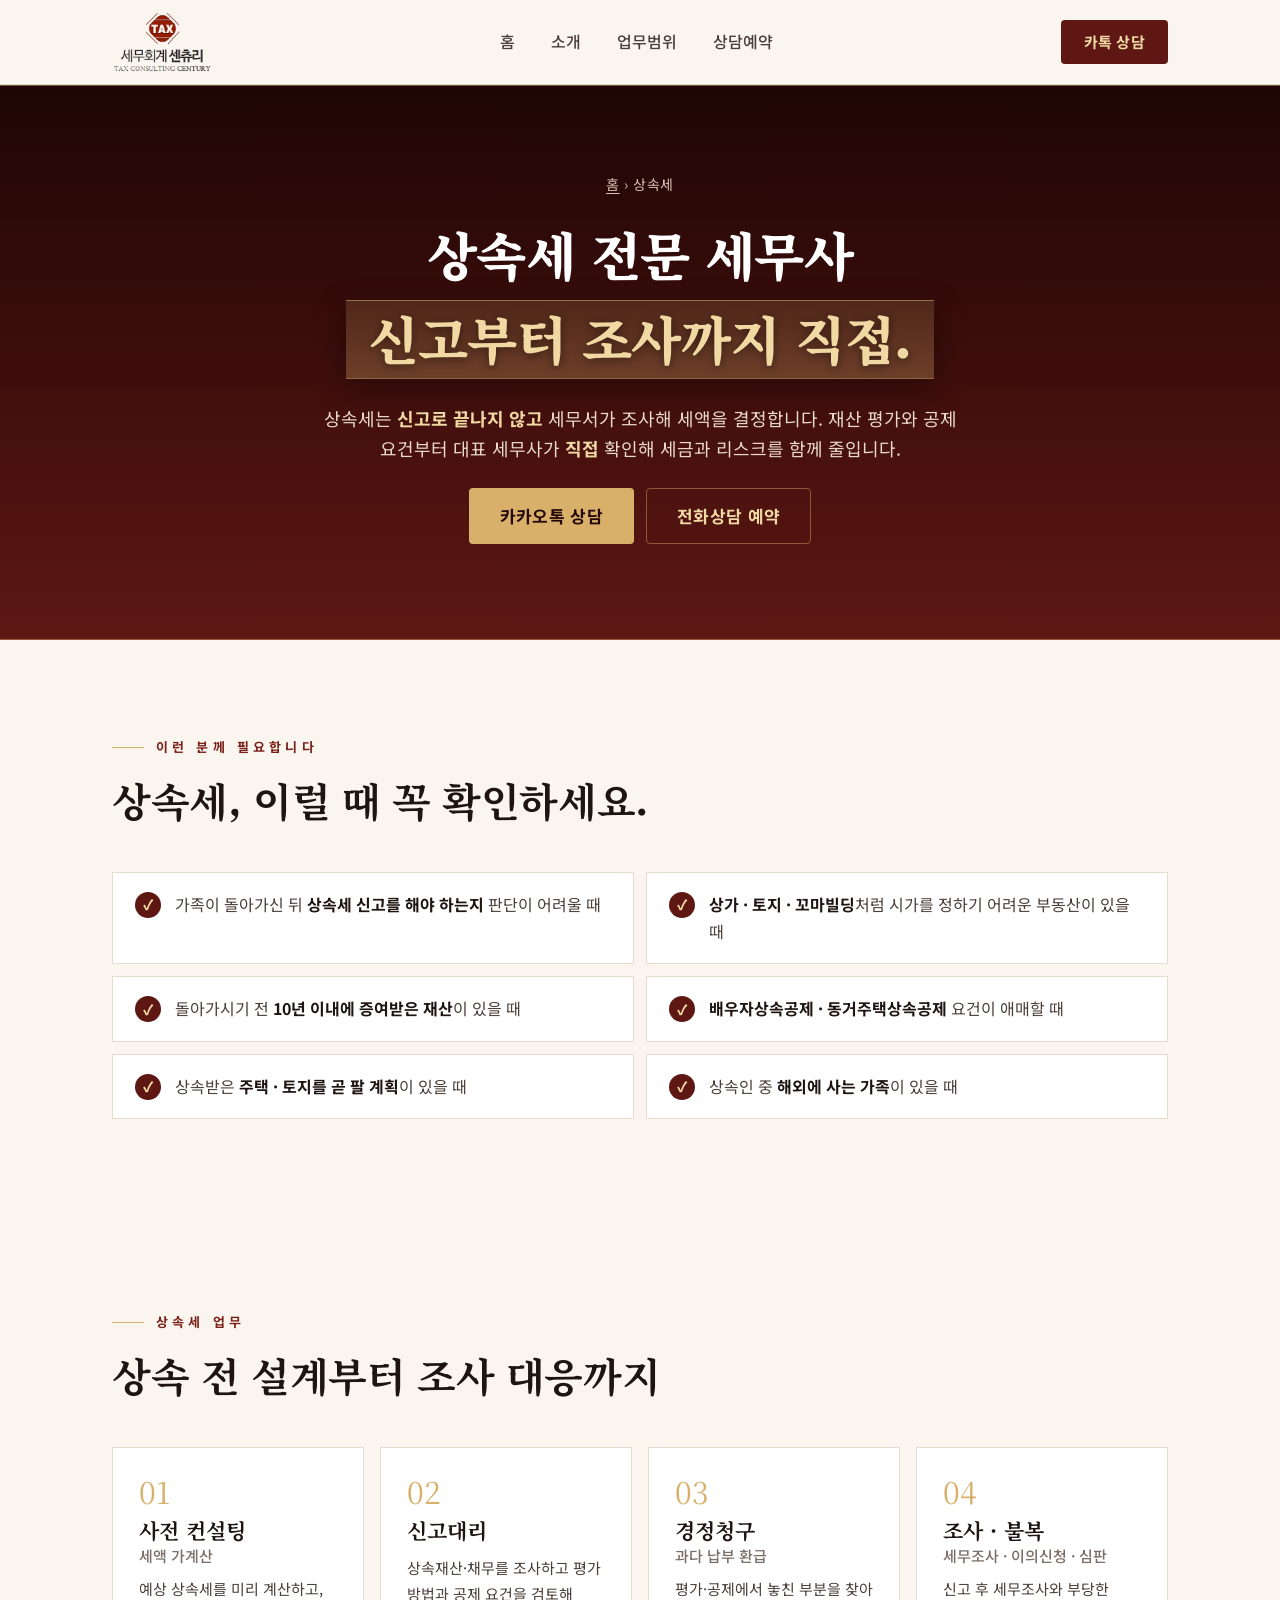
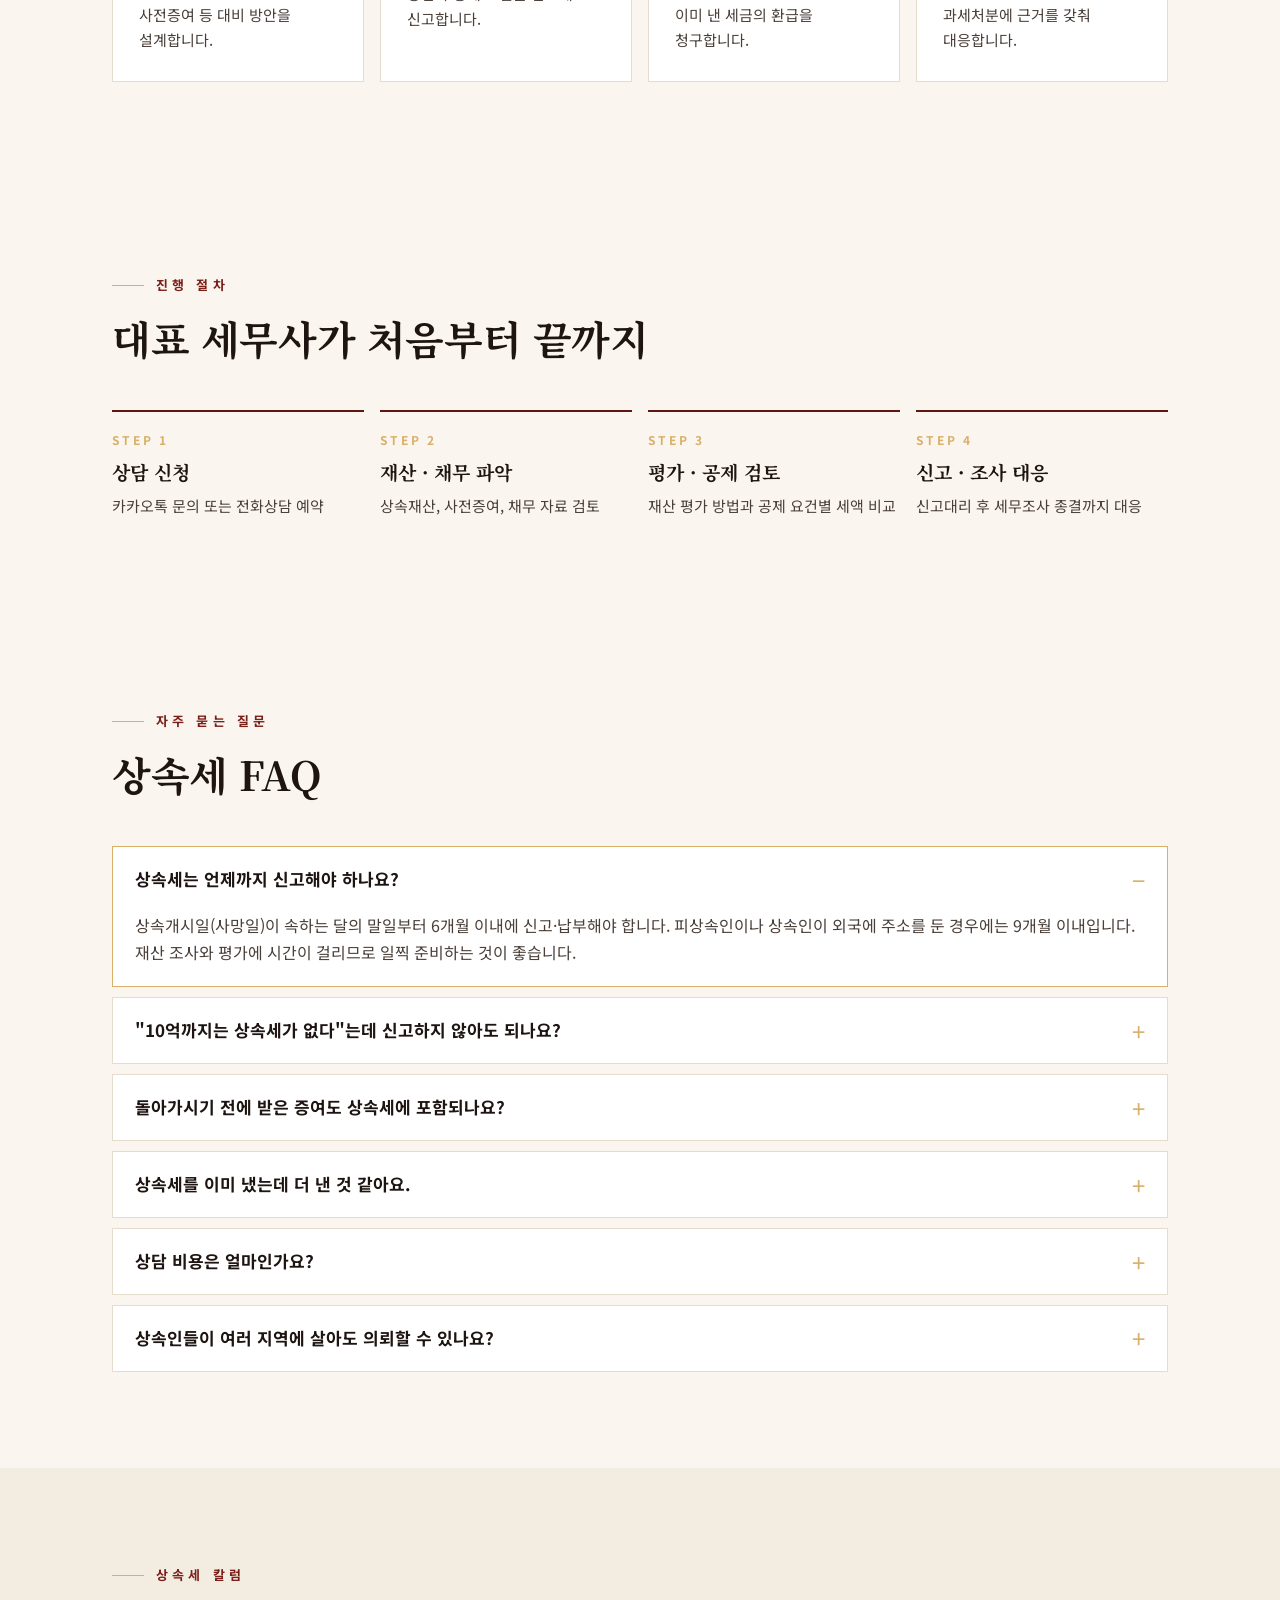
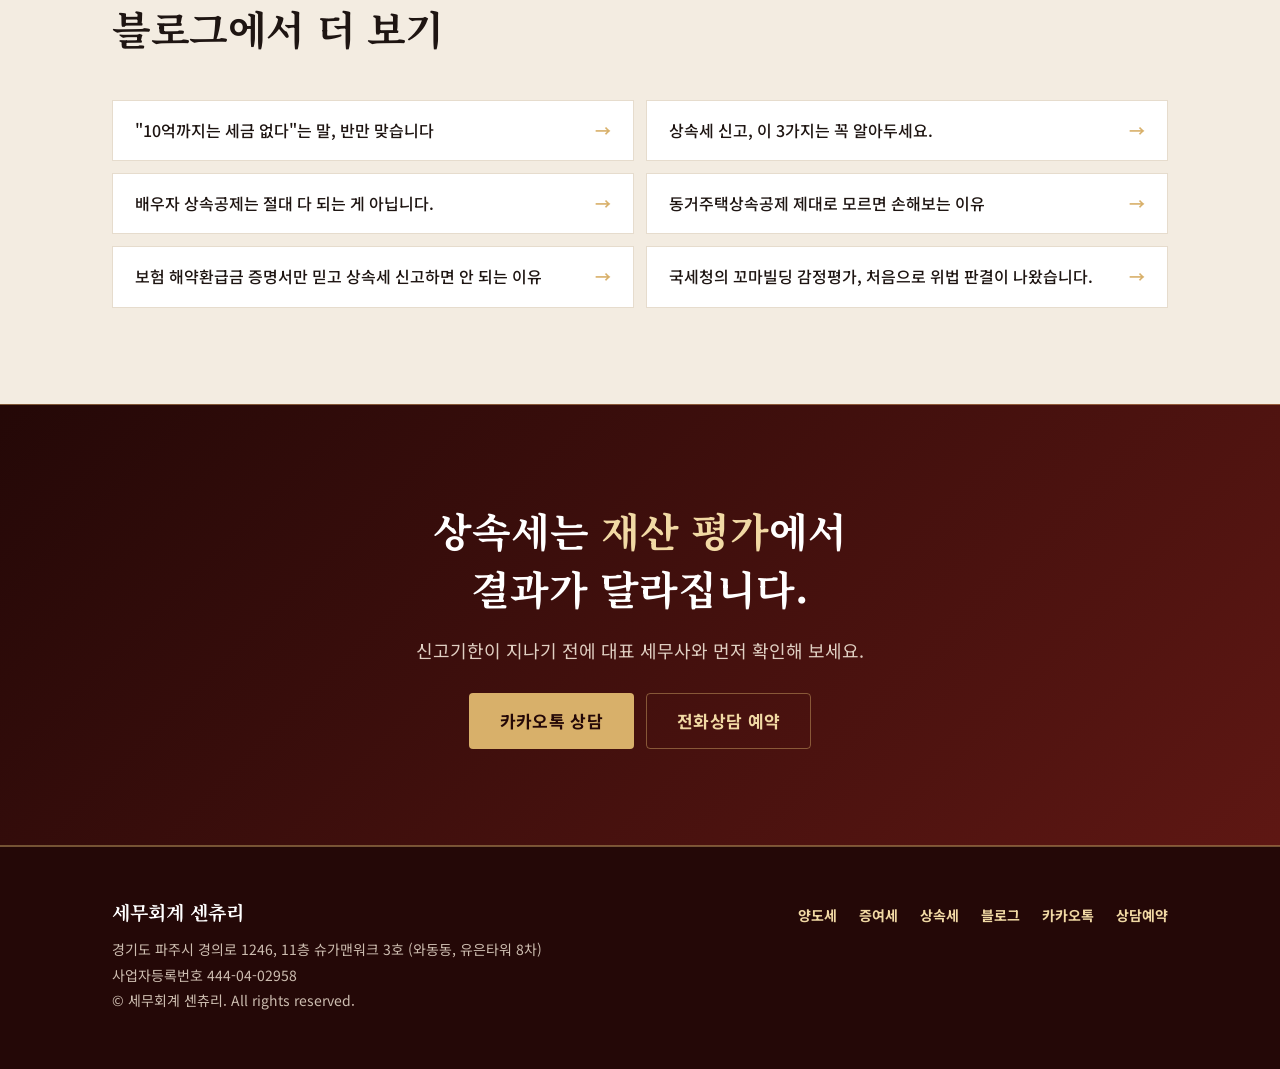
<file: sangsok/index.html>
<!doctype html>
<html lang="ko">
<head>
<meta charset="utf-8">
<meta name="viewport" content="width=device-width, initial-scale=1">
<title>상속세 전문 세무사 | 상속세 신고·재산평가·세무조사 대응 - 세무회계 센츄리</title>
<meta name="description" content="상속세 전문 세무사가 직접 검토합니다. 상속재산 평가, 배우자·동거주택 상속공제 검토, 사전증여 합산, 상속세 신고대리와 세무조사 대응, 경정청구까지. 전국 전화·카카오톡 상담.">
<meta property="og:site_name" content="세무회계 센츄리">
<meta property="og:locale" content="ko_KR">
<meta property="og:title" content="상속세 전문 세무사 | 세무회계 센츄리">
<meta property="og:description" content="상속세는 신고로 끝나지 않습니다. 재산 평가부터 세무조사까지 대표 세무사가 직접 대응합니다.">
<meta property="og:type" content="website">
<meta property="og:url" content="https://taxcentury.co.kr/sangsok/">
<meta property="og:image" content="https://taxcentury.co.kr/images/og-share4.png">
<meta property="og:image:width" content="1200">
<meta property="og:image:height" content="630">
<meta name="twitter:card" content="summary_large_image">
<link rel="canonical" href="https://taxcentury.co.kr/sangsok/">
<link rel="icon" href="/favicon.ico" sizes="any">
<link rel="icon" type="image/png" sizes="192x192" href="/images/icon-192.png">
<link rel="apple-touch-icon" href="/images/apple-touch-icon.png">
<link rel="preconnect" href="https://fonts.googleapis.com">
<link rel="preconnect" href="https://fonts.gstatic.com" crossorigin>
<link rel="stylesheet" href="https://fonts.googleapis.com/css2?family=Noto+Sans+KR:wght@400;500;700;900&amp;family=Noto+Serif+KR:wght@500;700;900&amp;display=swap">
<link rel="stylesheet" href="/css/site.css?v=20261023">
<script type="application/ld+json">
[
  {
    "@context": "https://schema.org",
    "@type": "Service",
    "name": "상속세 신고대리·사전 컨설팅·세무조사 대응·경정청구",
    "serviceType": "상속세 세무대리",
    "url": "https://taxcentury.co.kr/sangsok/",
    "areaServed": { "@type": "Country", "name": "대한민국" },
    "provider": { "@type": "AccountingService", "name": "세무회계 센츄리", "url": "https://taxcentury.co.kr/" }
  },
  {
    "@context": "https://schema.org",
    "@type": "BreadcrumbList",
    "itemListElement": [
      { "@type": "ListItem", "position": 1, "name": "홈", "item": "https://taxcentury.co.kr/" },
      { "@type": "ListItem", "position": 2, "name": "상속세", "item": "https://taxcentury.co.kr/sangsok/" }
    ]
  },
  {
    "@context": "https://schema.org",
    "@type": "FAQPage",
    "mainEntity": [
      { "@type": "Question", "name": "상속세는 언제까지 신고해야 하나요?",
        "acceptedAnswer": { "@type": "Answer", "text": "상속개시일(사망일)이 속하는 달의 말일부터 6개월 이내에 신고·납부해야 합니다. 피상속인이나 상속인이 외국에 주소를 둔 경우에는 9개월 이내입니다. 재산 조사와 평가에 시간이 걸리므로 일찍 준비하는 것이 좋습니다." } },
      { "@type": "Question", "name": "\"10억까지는 상속세가 없다\"는데 신고하지 않아도 되나요?",
        "acceptedAnswer": { "@type": "Answer", "text": "흔히 그렇게 알려져 있지만, 배우자 유무, 사전증여재산 합산, 재산 평가 방법, 공제 요건 충족 여부에 따라 결과가 달라집니다. 세금이 없더라도 신고해 두는 것이 나중에 상속받은 부동산을 팔 때 유리한 경우도 있으므로 미리 확인하는 것이 안전합니다." } },
      { "@type": "Question", "name": "돌아가시기 전에 받은 증여도 상속세에 포함되나요?",
        "acceptedAnswer": { "@type": "Answer", "text": "상속개시일 전 10년 이내에 상속인에게, 5년 이내에 상속인이 아닌 사람에게 증여한 재산은 상속재산에 합산됩니다. 이미 낸 증여세는 일정 한도에서 공제됩니다." } },
      { "@type": "Question", "name": "상속세를 이미 냈는데 더 낸 것 같아요.",
        "acceptedAnswer": { "@type": "Answer", "text": "법정신고기한이 지난 날부터 5년 이내라면 경정청구로 과다 납부한 세금을 돌려받을 수 있습니다. 재산 평가나 공제 적용에서 놓친 부분이 있는지 대표 세무사가 다시 검토합니다." } },
      { "@type": "Question", "name": "상담 비용은 얼마인가요?",
        "acceptedAnswer": { "@type": "Answer", "text": "전화상담 수수료는 11만 원이며, 세액 산정(가계산)은 별도 수수료가 발생합니다. 카카오톡으로 상황을 남겨 주시면 확인 후 상세한 수수료 견적을 안내해 드립니다." } },
      { "@type": "Question", "name": "상속인들이 여러 지역에 살아도 의뢰할 수 있나요?",
        "acceptedAnswer": { "@type": "Answer", "text": "네. 전화·카카오톡 상담과 서류의 온라인 전달로 전국 어디서나 진행할 수 있습니다." } }
    ]
  }
]
</script>
</head>
<body>

<header class="header">
  <div class="wrap">
    <a href="/" class="logo" aria-label="세무회계 센츄리 홈"><img src="/images/logo.png" alt="세무회계 센츄리 TAX CONSULTING CENTURY"></a>
    <nav class="nav" aria-label="주요 메뉴">
      <a href="/">홈</a>
      <a href="/#about">소개</a>
      <a href="/#scope">업무범위</a>
      <a href="/#reserve">상담예약</a>
    </nav>
    <a class="btn btn-kakao" data-link="kakao" href="#" target="_blank" rel="noopener">카톡 상담</a>
  </div>
</header>

<main>

<section class="hero sub-hero" id="top">
  <div class="wrap">
    <span class="crumb"><a href="/">홈</a> › 상속세</span>
    <h1>상속세 전문 세무사<br><span class="box">신고부터 조사까지 직접.</span></h1>
    <p>상속세는 <b>신고로 끝나지 않고</b> 세무서가 조사해 세액을 결정합니다. 재산 평가와 공제 요건부터 대표 세무사가 <b>직접</b> 확인해 세금과 리스크를 함께 줄입니다.</p>
    <div class="btn-row">
      <a class="btn btn-kakao" data-link="kakao" href="#" target="_blank" rel="noopener">카카오톡 상담</a>
      <a class="btn btn-white" href="/#reserve">전화상담 예약</a>
    </div>
  </div>
</section>

<section class="cases">
  <div class="wrap">
    <div class="head">
      <span class="tag">이런 분께 필요합니다</span>
      <h2 class="h2">상속세, 이럴 때 꼭 확인하세요.</h2>
    </div>
    <ul class="need-list">
      <li><span>가족이 돌아가신 뒤 <b>상속세 신고를 해야 하는지</b> 판단이 어려울 때</span></li>
      <li><span><b>상가 · 토지 · 꼬마빌딩</b>처럼 시가를 정하기 어려운 부동산이 있을 때</span></li>
      <li><span>돌아가시기 전 <b>10년 이내에 증여받은 재산</b>이 있을 때</span></li>
      <li><span><b>배우자상속공제 · 동거주택상속공제</b> 요건이 애매할 때</span></li>
      <li><span>상속받은 <b>주택 · 토지를 곧 팔 계획</b>이 있을 때</span></li>
      <li><span>상속인 중 <b>해외에 사는 가족</b>이 있을 때</span></li>
    </ul>
  </div>
</section>

<section>
  <div class="wrap">
    <div class="head">
      <span class="tag">상속세 업무</span>
      <h2 class="h2">상속 전 설계부터 조사 대응까지</h2>
    </div>
    <div class="svc-list wide">
      <div class="svc"><span>01</span><h3>사전 컨설팅<small>세액 가계산</small></h3><p>예상 상속세를 미리 계산하고, 사전증여 등 대비 방안을 설계합니다.</p></div>
      <div class="svc"><span>02</span><h3>신고대리</h3><p>상속재산·채무를 조사하고 평가 방법과 공제 요건을 검토해 신고합니다.</p></div>
      <div class="svc"><span>03</span><h3>경정청구<small>과다 납부 환급</small></h3><p>평가·공제에서 놓친 부분을 찾아 이미 낸 세금의 환급을 청구합니다.</p></div>
      <div class="svc"><span>04</span><h3>조사 · 불복<small>세무조사 · 이의신청 · 심판</small></h3><p>신고 후 세무조사와 부당한 과세처분에 근거를 갖춰 대응합니다.</p></div>
    </div>
  </div>
</section>

<section class="cases">
  <div class="wrap">
    <div class="head">
      <span class="tag">진행 절차</span>
      <h2 class="h2">대표 세무사가 처음부터 끝까지</h2>
    </div>
    <ol class="steps">
      <li><b>상담 신청</b>카카오톡 문의 또는 전화상담 예약</li>
      <li><b>재산 · 채무 파악</b>상속재산, 사전증여, 채무 자료 검토</li>
      <li><b>평가 · 공제 검토</b>재산 평가 방법과 공제 요건별 세액 비교</li>
      <li><b>신고 · 조사 대응</b>신고대리 후 세무조사 종결까지 대응</li>
    </ol>
  </div>
</section>

<section>
  <div class="wrap">
    <div class="head">
      <span class="tag">자주 묻는 질문</span>
      <h2 class="h2">상속세 FAQ</h2>
    </div>
    <div class="faq">
      <details open>
        <summary>상속세는 언제까지 신고해야 하나요?</summary>
        <p>상속개시일(사망일)이 속하는 달의 말일부터 6개월 이내에 신고·납부해야 합니다. 피상속인이나 상속인이 외국에 주소를 둔 경우에는 9개월 이내입니다. 재산 조사와 평가에 시간이 걸리므로 일찍 준비하는 것이 좋습니다.</p>
      </details>
      <details>
        <summary>"10억까지는 상속세가 없다"는데 신고하지 않아도 되나요?</summary>
        <p>흔히 그렇게 알려져 있지만, 배우자 유무, 사전증여재산 합산, 재산 평가 방법, 공제 요건 충족 여부에 따라 결과가 달라집니다. 세금이 없더라도 신고해 두는 것이 나중에 상속받은 부동산을 팔 때 유리한 경우도 있으므로 미리 확인하는 것이 안전합니다.</p>
      </details>
      <details>
        <summary>돌아가시기 전에 받은 증여도 상속세에 포함되나요?</summary>
        <p>상속개시일 전 10년 이내에 상속인에게, 5년 이내에 상속인이 아닌 사람에게 증여한 재산은 상속재산에 합산됩니다. 이미 낸 증여세는 일정 한도에서 공제됩니다.</p>
      </details>
      <details>
        <summary>상속세를 이미 냈는데 더 낸 것 같아요.</summary>
        <p>법정신고기한이 지난 날부터 5년 이내라면 경정청구로 과다 납부한 세금을 돌려받을 수 있습니다. 재산 평가나 공제 적용에서 놓친 부분이 있는지 대표 세무사가 다시 검토합니다.</p>
      </details>
      <details>
        <summary>상담 비용은 얼마인가요?</summary>
        <p>전화상담 수수료는 11만 원이며, 세액 산정(가계산)은 별도 수수료가 발생합니다. 카카오톡으로 상황을 남겨 주시면 확인 후 상세한 수수료 견적을 안내해 드립니다.</p>
      </details>
      <details>
        <summary>상속인들이 여러 지역에 살아도 의뢰할 수 있나요?</summary>
        <p>네. 전화·카카오톡 상담과 서류의 온라인 전달로 전국 어디서나 진행할 수 있습니다.</p>
      </details>
    </div>
  </div>
</section>

<section class="scope">
  <div class="wrap">
    <div class="head">
      <span class="tag">상속세 칼럼</span>
      <h2 class="h2">블로그에서 더 보기</h2>
    </div>
    <div class="posts">
      <a href="https://blog.naver.com/taxcentury/224420871504" target="_blank" rel="noopener">"10억까지는 세금 없다"는 말, 반만 맞습니다</a>
      <a href="https://blog.naver.com/taxcentury/224103748706" target="_blank" rel="noopener">상속세 신고, 이 3가지는 꼭 알아두세요.</a>
      <a href="https://blog.naver.com/taxcentury/223623733484" target="_blank" rel="noopener">배우자 상속공제는 절대 다 되는 게 아닙니다.</a>
      <a href="https://blog.naver.com/taxcentury/223642432849" target="_blank" rel="noopener">동거주택상속공제 제대로 모르면 손해보는 이유</a>
      <a href="https://blog.naver.com/taxcentury/224426002993" target="_blank" rel="noopener">보험 해약환급금 증명서만 믿고 상속세 신고하면 안 되는 이유</a>
      <a href="https://blog.naver.com/taxcentury/224136482488" target="_blank" rel="noopener">국세청의 꼬마빌딩 감정평가, 처음으로 위법 판결이 나왔습니다.</a>
    </div>
  </div>
</section>

<section class="band cta-band">
  <div class="wrap">
    <h2>상속세는 <em>재산 평가</em>에서<br>결과가 달라집니다.</h2>
    <p>신고기한이 지나기 전에 대표 세무사와 먼저 확인해 보세요.</p>
    <div class="btn-row">
      <a class="btn btn-kakao" data-link="kakao" href="#" target="_blank" rel="noopener">카카오톡 상담</a>
      <a class="btn btn-white" href="/#reserve">전화상담 예약</a>
    </div>
  </div>
</section>

</main>

<footer class="footer">
  <div class="wrap">
    <div>
      <b>세무회계 센츄리</b>
      경기도 파주시 경의로 1246, 11층 슈가맨워크 3호 (와동동, 유은타워 8차)<br>
      사업자등록번호 444-04-02958<br>
      © 세무회계 센츄리. All rights reserved.
    </div>
    <nav class="foot-links" aria-label="바로가기">
      <a href="/yangdo/">양도세</a>
      <a href="/jeungyeo/">증여세</a>
      <a href="/sangsok/">상속세</a>
      <a data-link="blog" href="#" target="_blank" rel="noopener">블로그</a>
      <a data-link="kakao" href="#" target="_blank" rel="noopener">카카오톡</a>
      <a href="/#reserve">상담예약</a>
    </nav>
  </div>
</footer>

<nav class="mbar" aria-label="빠른 상담">
  <a class="k" data-link="kakao" href="#" target="_blank" rel="noopener">카톡 상담</a>
  <a class="r" href="/#reserve">전화 예약</a>
  <a class="b" data-link="blog" href="#" target="_blank" rel="noopener">블로그</a>
</nav>

<script>
var CONFIG = {
  blog:  'https://blog.naver.com/taxcentury',
  kakao: 'http://pf.kakao.com/_ESWXG/chat'
};
document.querySelectorAll('[data-link]').forEach(function (el) {
  var k = el.getAttribute('data-link');
  if (CONFIG[k]) el.href = CONFIG[k];
});
</script>
</body>
</html>
</file>
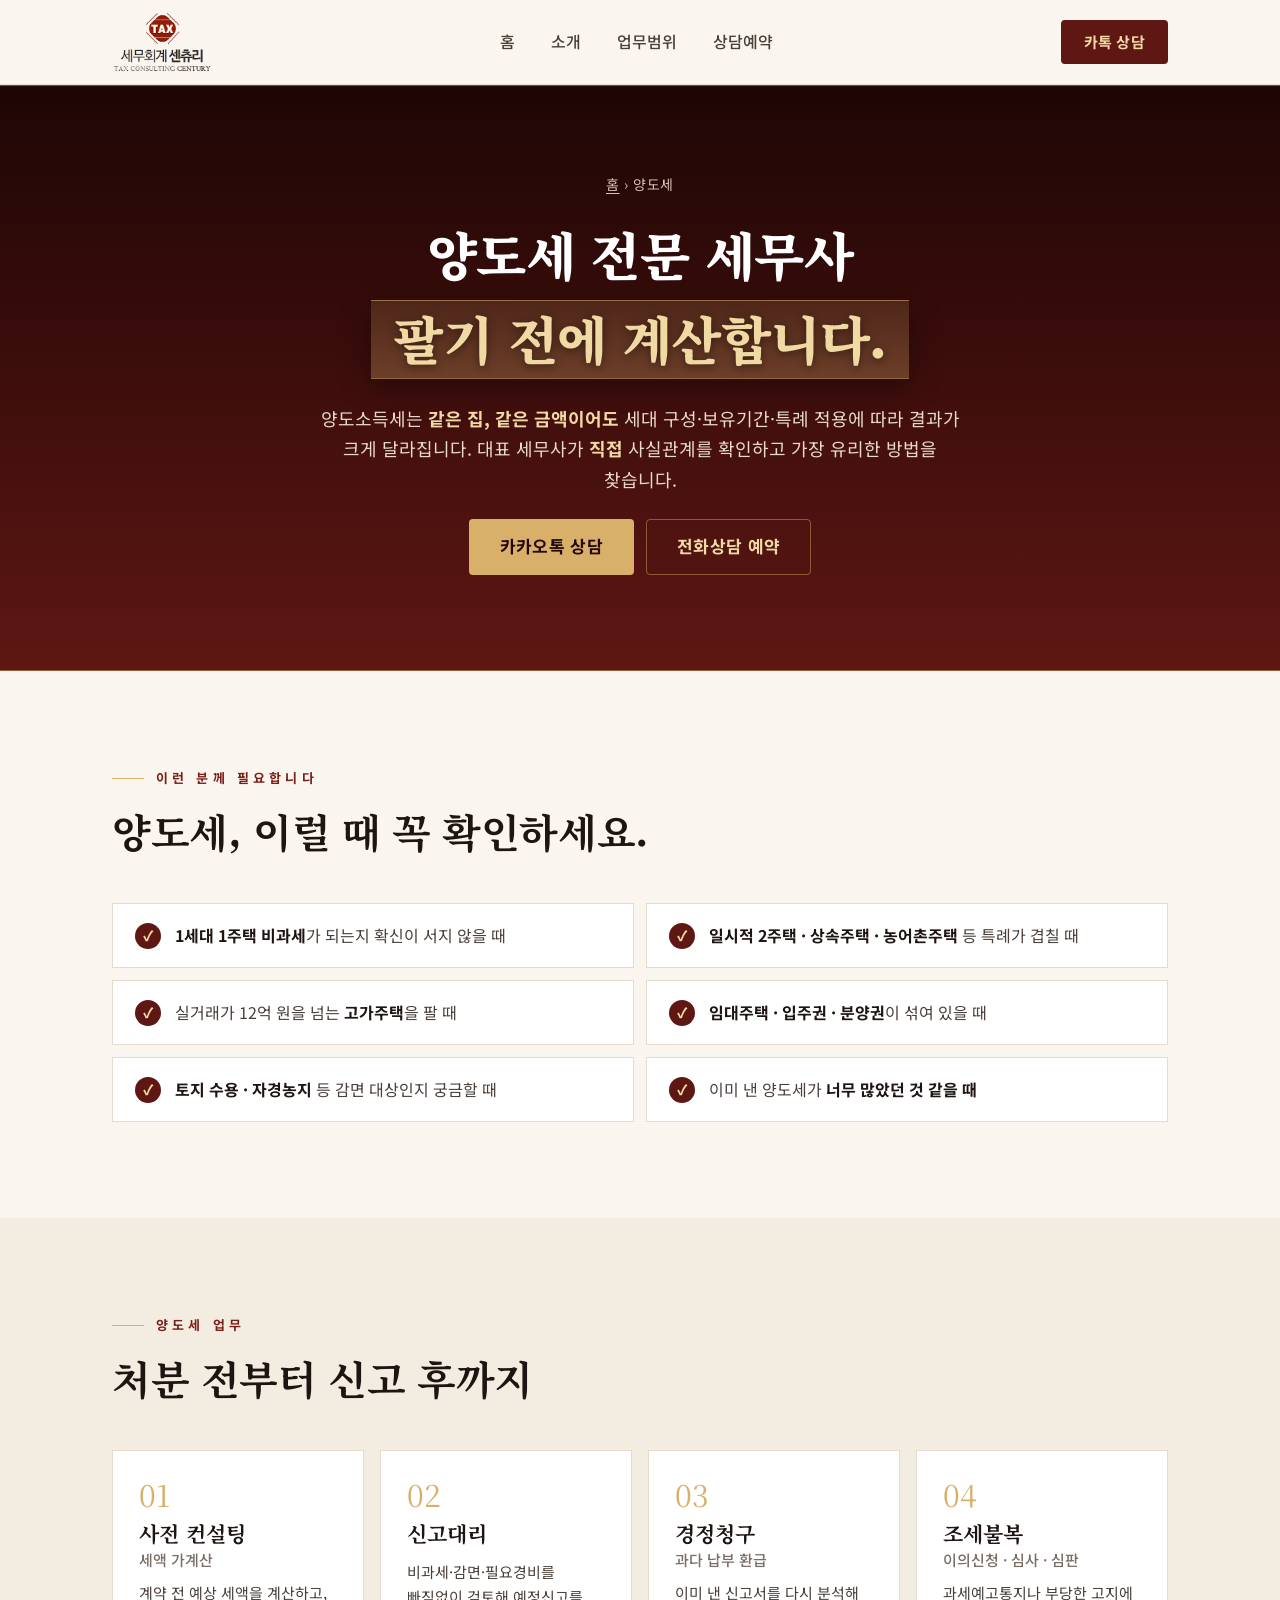
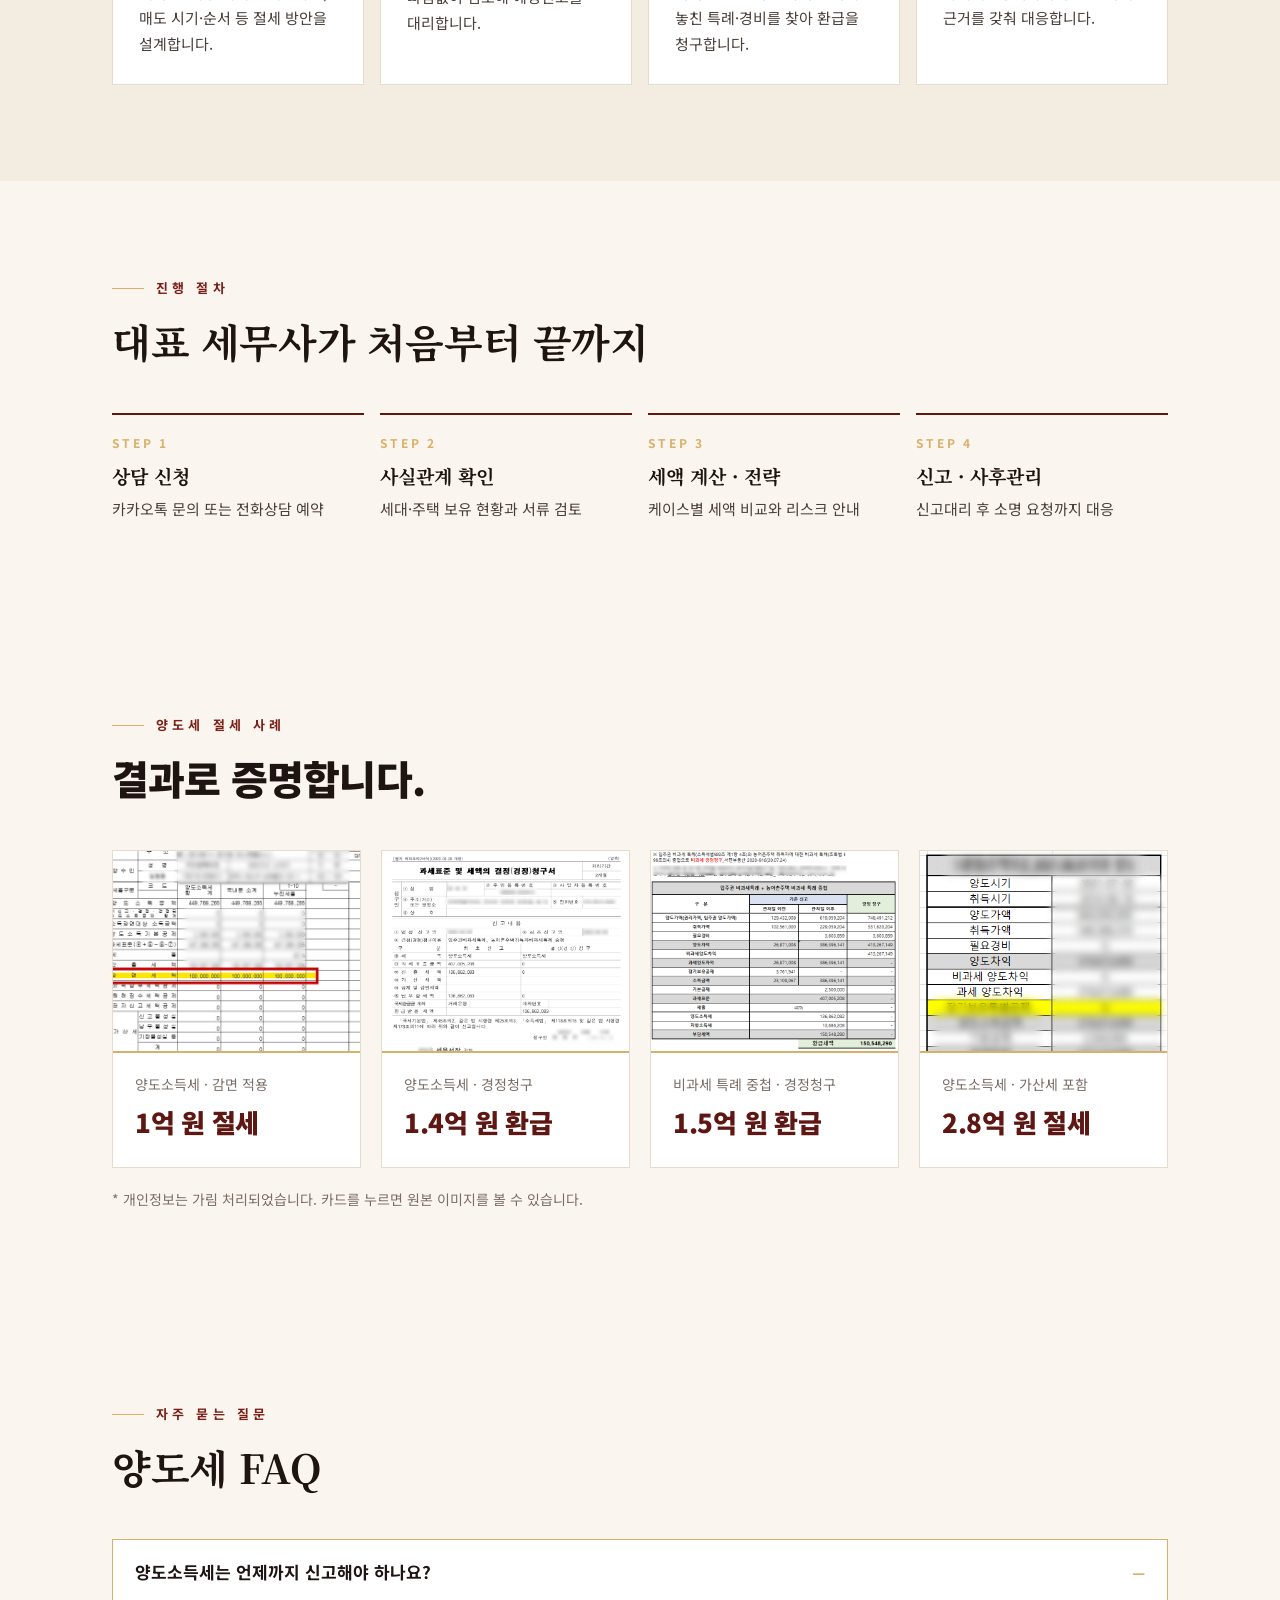
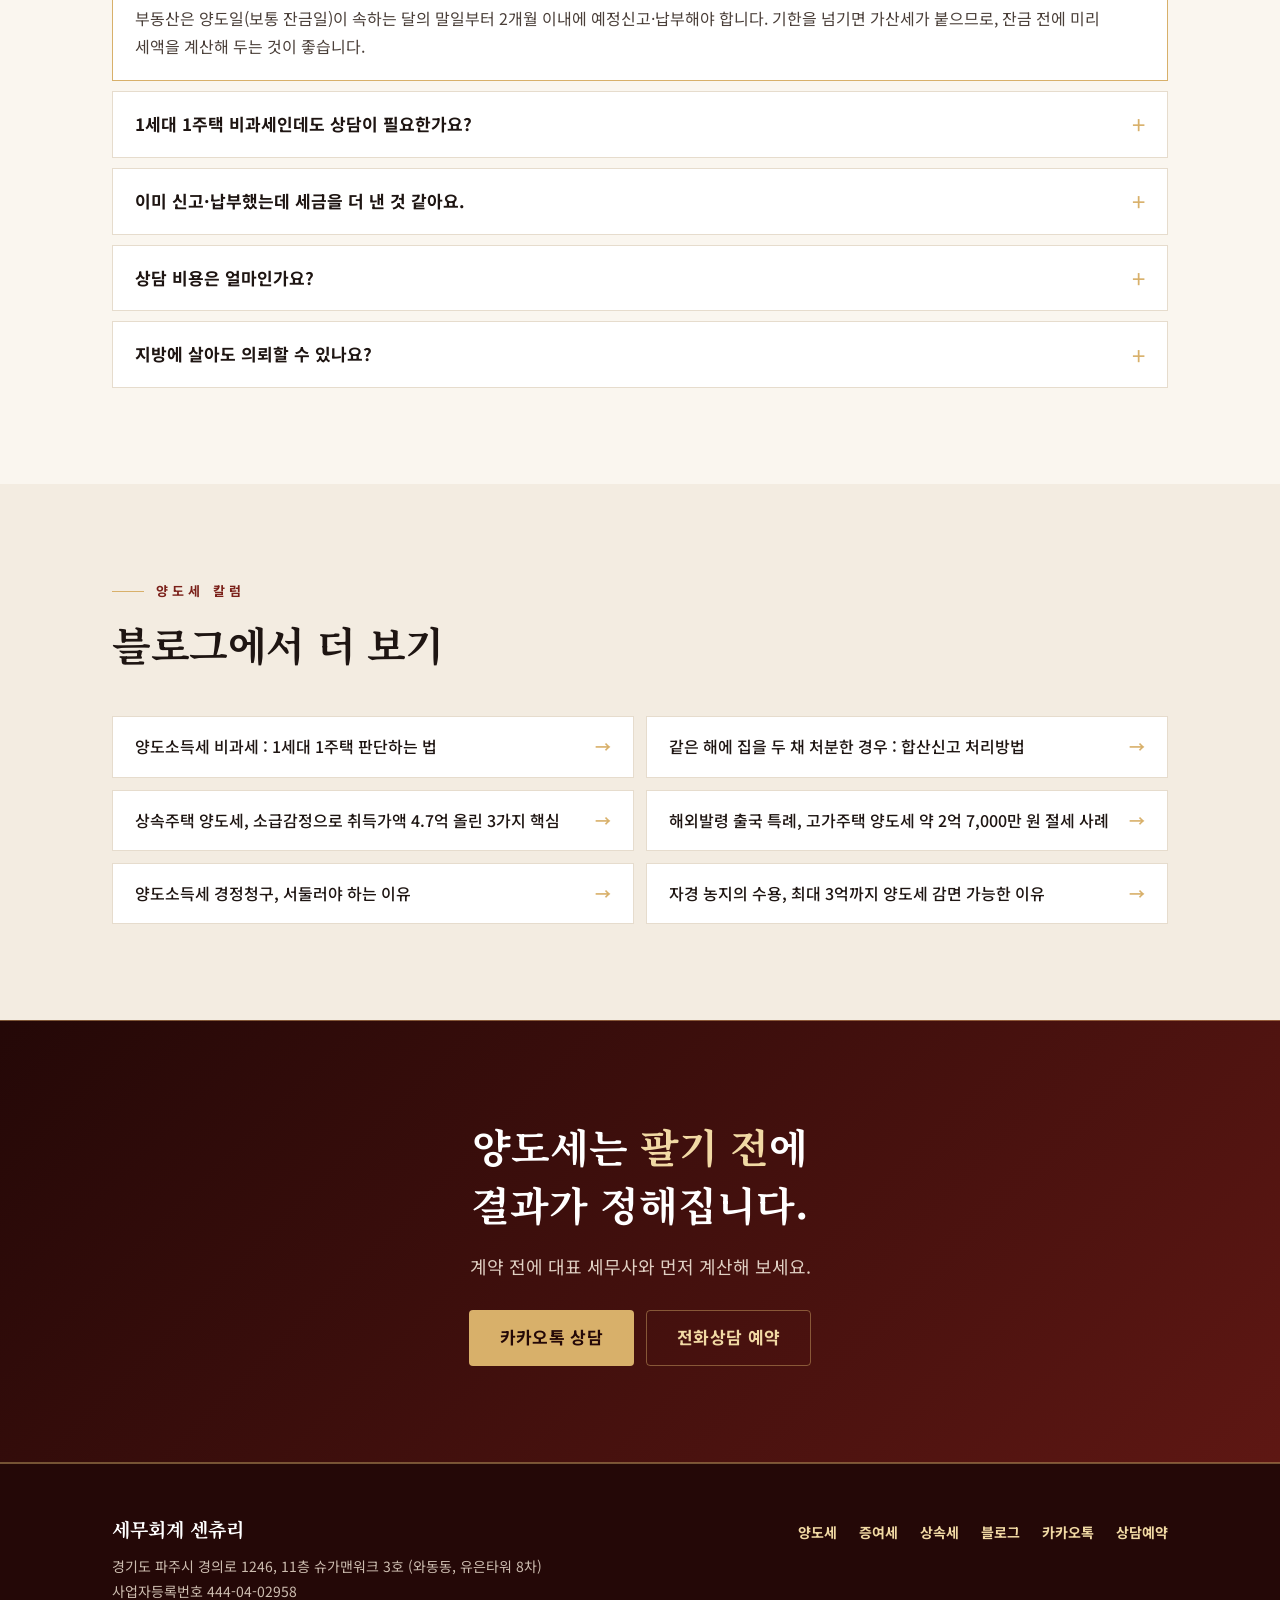
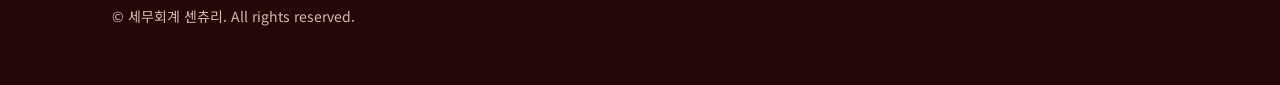
<file: yangdo/index.html>
<!doctype html>
<html lang="ko">
<head>
<meta charset="utf-8">
<meta name="viewport" content="width=device-width, initial-scale=1">
<title>양도세 전문 세무사 | 양도소득세 신고·비과세 검토·경정청구 - 세무회계 센츄리</title>
<meta name="description" content="양도소득세 전문 세무사가 직접 검토합니다. 1세대 1주택 비과세·특례 판단, 세액 가계산, 양도세 신고대리, 경정청구(환급), 조세불복까지. 전국 전화·카카오톡 상담.">
<meta property="og:site_name" content="세무회계 센츄리">
<meta property="og:locale" content="ko_KR">
<meta property="og:title" content="양도세 전문 세무사 | 세무회계 센츄리">
<meta property="og:description" content="팔기 전에 계산하고, 낸 뒤에도 다시 봅니다. 대표 세무사가 양도세를 직접 분석합니다.">
<meta property="og:type" content="website">
<meta property="og:url" content="https://taxcentury.co.kr/yangdo/">
<meta property="og:image" content="https://taxcentury.co.kr/images/og-share4.png">
<meta property="og:image:width" content="1200">
<meta property="og:image:height" content="630">
<meta name="twitter:card" content="summary_large_image">
<link rel="canonical" href="https://taxcentury.co.kr/yangdo/">
<link rel="icon" href="/favicon.ico" sizes="any">
<link rel="icon" type="image/png" sizes="192x192" href="/images/icon-192.png">
<link rel="apple-touch-icon" href="/images/apple-touch-icon.png">
<link rel="preconnect" href="https://fonts.googleapis.com">
<link rel="preconnect" href="https://fonts.gstatic.com" crossorigin>
<link rel="stylesheet" href="https://fonts.googleapis.com/css2?family=Noto+Sans+KR:wght@400;500;700;900&amp;family=Noto+Serif+KR:wght@500;700;900&amp;display=swap">
<link rel="stylesheet" href="/css/site.css?v=20261023">
<script type="application/ld+json">
[
  {
    "@context": "https://schema.org",
    "@type": "Service",
    "name": "양도소득세 신고대리·사전 컨설팅·경정청구·조세불복",
    "serviceType": "양도소득세 세무대리",
    "url": "https://taxcentury.co.kr/yangdo/",
    "areaServed": { "@type": "Country", "name": "대한민국" },
    "provider": { "@type": "AccountingService", "name": "세무회계 센츄리", "url": "https://taxcentury.co.kr/" }
  },
  {
    "@context": "https://schema.org",
    "@type": "BreadcrumbList",
    "itemListElement": [
      { "@type": "ListItem", "position": 1, "name": "홈", "item": "https://taxcentury.co.kr/" },
      { "@type": "ListItem", "position": 2, "name": "양도세", "item": "https://taxcentury.co.kr/yangdo/" }
    ]
  },
  {
    "@context": "https://schema.org",
    "@type": "FAQPage",
    "mainEntity": [
      { "@type": "Question", "name": "양도소득세는 언제까지 신고해야 하나요?",
        "acceptedAnswer": { "@type": "Answer", "text": "부동산은 양도일(보통 잔금일)이 속하는 달의 말일부터 2개월 이내에 예정신고·납부해야 합니다. 기한을 넘기면 가산세가 붙으므로, 잔금 전에 미리 세액을 계산해 두는 것이 좋습니다." } },
      { "@type": "Question", "name": "1세대 1주택 비과세인데도 상담이 필요한가요?",
        "acceptedAnswer": { "@type": "Answer", "text": "비과세는 세대 구성, 보유·거주기간, 다른 주택·입주권·분양권 보유 여부 등에 따라 결과가 달라집니다. 실거래가 12억 원을 넘는 고가주택은 비과세여도 초과분에 세금이 나오므로 신고가 필요합니다. 판단이 애매하면 팔기 전에 확인하는 것이 안전합니다." } },
      { "@type": "Question", "name": "이미 신고·납부했는데 세금을 더 낸 것 같아요.",
        "acceptedAnswer": { "@type": "Answer", "text": "법정신고기한이 지난 날부터 5년 이내라면 경정청구로 과다 납부한 세금을 돌려받을 수 있습니다. 놓친 비과세·감면·필요경비가 있는지 대표 세무사가 신고서를 다시 검토합니다." } },
      { "@type": "Question", "name": "상담 비용은 얼마인가요?",
        "acceptedAnswer": { "@type": "Answer", "text": "전화상담 수수료는 11만 원이며, 세액 산정(가계산)은 별도 수수료가 발생합니다. 카카오톡으로 상황을 남겨 주시면 확인 후 상세한 수수료 견적을 안내해 드립니다." } },
      { "@type": "Question", "name": "지방에 살아도 의뢰할 수 있나요?",
        "acceptedAnswer": { "@type": "Answer", "text": "네. 전화·카카오톡 상담과 서류의 온라인 전달로 전국 어디서나 진행할 수 있습니다." } }
    ]
  }
]
</script>
</head>
<body>

<header class="header">
  <div class="wrap">
    <a href="/" class="logo" aria-label="세무회계 센츄리 홈"><img src="/images/logo.png" alt="세무회계 센츄리 TAX CONSULTING CENTURY"></a>
    <nav class="nav" aria-label="주요 메뉴">
      <a href="/">홈</a>
      <a href="/#about">소개</a>
      <a href="/#scope">업무범위</a>
      <a href="/#reserve">상담예약</a>
    </nav>
    <a class="btn btn-kakao" data-link="kakao" href="#" target="_blank" rel="noopener">카톡 상담</a>
  </div>
</header>

<main>

<section class="hero sub-hero" id="top">
  <div class="wrap">
    <span class="crumb"><a href="/">홈</a> › 양도세</span>
    <h1>양도세 전문 세무사<br><span class="box">팔기 전에 계산합니다.</span></h1>
    <p>양도소득세는 <b>같은 집, 같은 금액이어도</b> 세대 구성·보유기간·특례 적용에 따라 결과가 크게 달라집니다. 대표 세무사가 <b>직접</b> 사실관계를 확인하고 가장 유리한 방법을 찾습니다.</p>
    <div class="btn-row">
      <a class="btn btn-kakao" data-link="kakao" href="#" target="_blank" rel="noopener">카카오톡 상담</a>
      <a class="btn btn-white" href="/#reserve">전화상담 예약</a>
    </div>
  </div>
</section>

<section class="cases">
  <div class="wrap">
    <div class="head">
      <span class="tag">이런 분께 필요합니다</span>
      <h2 class="h2">양도세, 이럴 때 꼭 확인하세요.</h2>
    </div>
    <ul class="need-list">
      <li><span><b>1세대 1주택 비과세</b>가 되는지 확신이 서지 않을 때</span></li>
      <li><span><b>일시적 2주택 · 상속주택 · 농어촌주택</b> 등 특례가 겹칠 때</span></li>
      <li><span>실거래가 12억 원을 넘는 <b>고가주택</b>을 팔 때</span></li>
      <li><span><b>임대주택 · 입주권 · 분양권</b>이 섞여 있을 때</span></li>
      <li><span><b>토지 수용 · 자경농지</b> 등 감면 대상인지 궁금할 때</span></li>
      <li><span>이미 낸 양도세가 <b>너무 많았던 것 같을 때</b></span></li>
    </ul>
  </div>
</section>

<section class="scope">
  <div class="wrap">
    <div class="head">
      <span class="tag">양도세 업무</span>
      <h2 class="h2">처분 전부터 신고 후까지</h2>
    </div>
    <div class="svc-list wide">
      <div class="svc"><span>01</span><h3>사전 컨설팅<small>세액 가계산</small></h3><p>계약 전 예상 세액을 계산하고, 매도 시기·순서 등 절세 방안을 설계합니다.</p></div>
      <div class="svc"><span>02</span><h3>신고대리</h3><p>비과세·감면·필요경비를 빠짐없이 검토해 예정신고를 대리합니다.</p></div>
      <div class="svc"><span>03</span><h3>경정청구<small>과다 납부 환급</small></h3><p>이미 낸 신고서를 다시 분석해 놓친 특례·경비를 찾아 환급을 청구합니다.</p></div>
      <div class="svc"><span>04</span><h3>조세불복<small>이의신청 · 심사 · 심판</small></h3><p>과세예고통지나 부당한 고지에 근거를 갖춰 대응합니다.</p></div>
    </div>
  </div>
</section>

<section>
  <div class="wrap">
    <div class="head">
      <span class="tag">진행 절차</span>
      <h2 class="h2">대표 세무사가 처음부터 끝까지</h2>
    </div>
    <ol class="steps">
      <li><b>상담 신청</b>카카오톡 문의 또는 전화상담 예약</li>
      <li><b>사실관계 확인</b>세대·주택 보유 현황과 서류 검토</li>
      <li><b>세액 계산 · 전략</b>케이스별 세액 비교와 리스크 안내</li>
      <li><b>신고 · 사후관리</b>신고대리 후 소명 요청까지 대응</li>
    </ol>
  </div>
</section>

<section class="cases">
  <div class="wrap">
    <div class="head">
      <span class="tag">양도세 절세 사례</span>
      <h2 class="h2">결과로 증명합니다.</h2>
    </div>
    <div class="case-list">
      <a class="case" href="/images/case-1.png" target="_blank" rel="noopener">
        <div class="case-img"><img src="/images/case-1.png" alt="양도소득세 감면세액 1억 원 신고서" loading="lazy"></div>
        <div class="case-body"><small>양도소득세 · 감면 적용</small><strong>1억 원 절세</strong></div>
      </a>
      <a class="case" href="/images/case-2.png" target="_blank" rel="noopener">
        <div class="case-img"><img src="/images/case-2.png" alt="양도소득세 경정청구서 환급세액 136,862,083원" loading="lazy"></div>
        <div class="case-body"><small>양도소득세 · 경정청구</small><strong>1.4억 원 환급</strong></div>
      </a>
      <a class="case" href="/images/case-3.png" target="_blank" rel="noopener">
        <div class="case-img"><img src="/images/case-3.png" alt="입주권 비과세 특례와 농어촌주택 특례 중첩 경정청구 환급세액 150,548,290원" loading="lazy"></div>
        <div class="case-body"><small>비과세 특례 중첩 · 경정청구</small><strong>1.5억 원 환급</strong></div>
      </a>
      <a class="case" href="/images/case-4.png" target="_blank" rel="noopener">
        <div class="case-img"><img src="/images/case-4.png" alt="양도소득세 가산세 포함 283,561,295원 절세" loading="lazy"></div>
        <div class="case-body"><small>양도소득세 · 가산세 포함</small><strong>2.8억 원 절세</strong></div>
      </a>
    </div>
    <p class="cases-note">* 개인정보는 가림 처리되었습니다. 카드를 누르면 원본 이미지를 볼 수 있습니다.</p>
  </div>
</section>

<section>
  <div class="wrap">
    <div class="head">
      <span class="tag">자주 묻는 질문</span>
      <h2 class="h2">양도세 FAQ</h2>
    </div>
    <div class="faq">
      <details open>
        <summary>양도소득세는 언제까지 신고해야 하나요?</summary>
        <p>부동산은 양도일(보통 잔금일)이 속하는 달의 말일부터 2개월 이내에 예정신고·납부해야 합니다. 기한을 넘기면 가산세가 붙으므로, 잔금 전에 미리 세액을 계산해 두는 것이 좋습니다.</p>
      </details>
      <details>
        <summary>1세대 1주택 비과세인데도 상담이 필요한가요?</summary>
        <p>비과세는 세대 구성, 보유·거주기간, 다른 주택·입주권·분양권 보유 여부 등에 따라 결과가 달라집니다. 실거래가 12억 원을 넘는 고가주택은 비과세여도 초과분에 세금이 나오므로 신고가 필요합니다. 판단이 애매하면 팔기 전에 확인하는 것이 안전합니다.</p>
      </details>
      <details>
        <summary>이미 신고·납부했는데 세금을 더 낸 것 같아요.</summary>
        <p>법정신고기한이 지난 날부터 5년 이내라면 경정청구로 과다 납부한 세금을 돌려받을 수 있습니다. 놓친 비과세·감면·필요경비가 있는지 대표 세무사가 신고서를 다시 검토합니다.</p>
      </details>
      <details>
        <summary>상담 비용은 얼마인가요?</summary>
        <p>전화상담 수수료는 11만 원이며, 세액 산정(가계산)은 별도 수수료가 발생합니다. 카카오톡으로 상황을 남겨 주시면 확인 후 상세한 수수료 견적을 안내해 드립니다.</p>
      </details>
      <details>
        <summary>지방에 살아도 의뢰할 수 있나요?</summary>
        <p>네. 전화·카카오톡 상담과 서류의 온라인 전달로 전국 어디서나 진행할 수 있습니다.</p>
      </details>
    </div>
  </div>
</section>

<section class="scope">
  <div class="wrap">
    <div class="head">
      <span class="tag">양도세 칼럼</span>
      <h2 class="h2">블로그에서 더 보기</h2>
    </div>
    <div class="posts">
      <a href="https://blog.naver.com/taxcentury/224229198480" target="_blank" rel="noopener">양도소득세 비과세 : 1세대 1주택 판단하는 법</a>
      <a href="https://blog.naver.com/taxcentury/224413777679" target="_blank" rel="noopener">같은 해에 집을 두 채 처분한 경우 : 합산신고 처리방법</a>
      <a href="https://blog.naver.com/taxcentury/224442321865" target="_blank" rel="noopener">상속주택 양도세, 소급감정으로 취득가액 4.7억 올린 3가지 핵심</a>
      <a href="https://blog.naver.com/taxcentury/224443761944" target="_blank" rel="noopener">해외발령 출국 특례, 고가주택 양도세 약 2억 7,000만 원 절세 사례</a>
      <a href="https://blog.naver.com/taxcentury/224179716187" target="_blank" rel="noopener">양도소득세 경정청구, 서둘러야 하는 이유</a>
      <a href="https://blog.naver.com/taxcentury/224148661226" target="_blank" rel="noopener">자경 농지의 수용, 최대 3억까지 양도세 감면 가능한 이유</a>
    </div>
  </div>
</section>

<section class="band cta-band">
  <div class="wrap">
    <h2>양도세는 <em>팔기 전</em>에<br>결과가 정해집니다.</h2>
    <p>계약 전에 대표 세무사와 먼저 계산해 보세요.</p>
    <div class="btn-row">
      <a class="btn btn-kakao" data-link="kakao" href="#" target="_blank" rel="noopener">카카오톡 상담</a>
      <a class="btn btn-white" href="/#reserve">전화상담 예약</a>
    </div>
  </div>
</section>

</main>

<footer class="footer">
  <div class="wrap">
    <div>
      <b>세무회계 센츄리</b>
      경기도 파주시 경의로 1246, 11층 슈가맨워크 3호 (와동동, 유은타워 8차)<br>
      사업자등록번호 444-04-02958<br>
      © 세무회계 센츄리. All rights reserved.
    </div>
    <nav class="foot-links" aria-label="바로가기">
      <a href="/yangdo/">양도세</a>
      <a href="/jeungyeo/">증여세</a>
      <a href="/sangsok/">상속세</a>
      <a data-link="blog" href="#" target="_blank" rel="noopener">블로그</a>
      <a data-link="kakao" href="#" target="_blank" rel="noopener">카카오톡</a>
      <a href="/#reserve">상담예약</a>
    </nav>
  </div>
</footer>

<nav class="mbar" aria-label="빠른 상담">
  <a class="k" data-link="kakao" href="#" target="_blank" rel="noopener">카톡 상담</a>
  <a class="r" href="/#reserve">전화 예약</a>
  <a class="b" data-link="blog" href="#" target="_blank" rel="noopener">블로그</a>
</nav>

<script>
var CONFIG = {
  blog:  'https://blog.naver.com/taxcentury',
  kakao: 'http://pf.kakao.com/_ESWXG/chat'
};
document.querySelectorAll('[data-link]').forEach(function (el) {
  var k = el.getAttribute('data-link');
  if (CONFIG[k]) el.href = CONFIG[k];
});
</script>
</body>
</html>
</file>
<file: css/site.css>
:root{
  --deep:#240807; --bx:#3F0F0D; --bx-2:#5E1713; --bx-3:#7A2019;
  --gold:#D8B06A; --gold-2:#F1D9A4; --gold-line:rgba(216,176,106,.45);
  --ivory:#FAF6EF; --ivory-2:#F3ECE1; --line:#E6DCCD;
  --ink:#1E1512; --ink-2:#4A3F39; --ink-3:#7A6E66;
  --sans:'Noto Sans KR', system-ui, -apple-system, sans-serif;
  --serif:'Noto Serif KR', 'Nanum Myeongjo', serif;
}
*{box-sizing:border-box}
html{scroll-behavior:smooth;scroll-padding-top:84px}
body{margin:0;background:var(--ivory);color:var(--ink);font-family:var(--sans);font-size:17px;line-height:1.7;word-break:keep-all;-webkit-text-size-adjust:100%}
img{max-width:100%;display:block}
a{color:inherit;text-decoration:none}
h1,h2,h3,p{margin:0}
.wrap{max-width:1120px;margin:0 auto;padding:0 32px}
section{padding:96px 0}
.h2,.hero h1,.band h2,.point h3,.career h3,.svc h3,.stats b,.svc span,.nobook b{font-family:var(--serif)}
.h2{font-weight:700;font-size:clamp(26px,3.4vw,40px);line-height:1.4;letter-spacing:-.01em}
.lead{font-size:18px;color:var(--ink-2)}
.head{display:flex;flex-direction:column;gap:14px;margin-bottom:44px}
.head.center{align-items:center;text-align:center}
.tag{align-self:flex-start;color:var(--bx-3);font-size:13px;font-weight:700;letter-spacing:.32em;padding-left:44px;position:relative}
.tag::before{content:"";position:absolute;left:0;top:50%;width:32px;height:1px;background:var(--gold)}
.center .tag{align-self:center}
.under{background:linear-gradient(transparent 68%, rgba(216,176,106,.38) 68%)}

/* Buttons: 골드 / 버건디 / 골드 테두리 (예전 클래스 이름도 같은 체계로 연결) */
.btn{display:inline-flex;align-items:center;justify-content:center;gap:10px;min-height:56px;padding:0 30px;border-radius:4px;font-weight:700;font-size:17px;letter-spacing:.02em;border:1px solid transparent;cursor:pointer;font-family:inherit;transition:transform .15s, box-shadow .15s, background .15s}
.btn:hover{transform:translateY(-1px);box-shadow:0 8px 20px rgba(36,8,7,.22)}
.btn-gold,.btn-kakao{background:var(--gold);color:var(--deep)}
.btn-gold:hover,.btn-kakao:hover{background:#E2BE7C}
.btn-bx,.btn-red{background:var(--bx-2);color:var(--gold-2)}
.btn-bx:hover,.btn-red:hover{background:var(--bx-3)}
.btn-line,.btn-white,.btn-naver{background:transparent;color:var(--gold-2);border-color:var(--gold-line)}
.btn-line:hover,.btn-white:hover,.btn-naver:hover{border-color:var(--gold);background:rgba(216,176,106,.08)}
.btn:disabled{opacity:.6;cursor:default;transform:none}
.btn-row{display:flex;flex-wrap:wrap;gap:12px}

/* Header: 기존 로고가 잘 보이도록 아이보리 바탕 */
.header{position:sticky;top:0;z-index:30;background:rgba(250,246,239,.97);border-bottom:1px solid var(--line);box-shadow:0 1px 0 var(--gold-line)}
.header .wrap{display:flex;align-items:center;justify-content:space-between;gap:16px;min-height:84px}
.logo img{height:62px;width:auto;mix-blend-mode:multiply}
.nav{display:flex;gap:36px;font-weight:500;font-size:16px;color:var(--ink-2)}
.nav a{padding:10px 0;border-bottom:1px solid transparent}
.nav a:hover{color:var(--bx-2);border-color:var(--gold)}
.header .btn{min-height:44px;padding:0 22px;font-size:15px;background:var(--bx-2);color:var(--gold-2)}
.header .btn:hover{background:var(--bx-3)}

/* Hero: 버건디 야경 */
.hero{position:relative;overflow:hidden;color:#fff;text-align:center;padding:112px 0 0;background:linear-gradient(180deg,#1E0605 0%,#3A0D0B 45%,#5E1713 100%)}
.hero::after{content:"";position:absolute;left:0;right:0;bottom:0;height:1px;background:var(--gold-line);z-index:3}
.hero .wrap{display:flex;flex-direction:column;align-items:center;gap:24px;position:relative;z-index:2}
.hero .eyebrow{color:var(--gold-2);font-weight:500;font-size:15px;letter-spacing:.4em}
.hero h1{font-weight:900;font-size:clamp(34px,5.6vw,66px);line-height:1.25;letter-spacing:-.01em}
.hero h1 .box{color:var(--gold-2);display:inline-block;margin-top:14px;padding:4px 22px 8px;background:linear-gradient(180deg,rgba(216,176,106,.16),rgba(216,176,106,.30));border-top:1px solid var(--gold-line);border-bottom:1px solid var(--gold-line);box-shadow:0 10px 30px rgba(0,0,0,.35);text-shadow:0 2px 10px rgba(0,0,0,.45)}
.hero .rule{width:180px;height:1px;background:var(--gold)}
.hero p{font-size:18px;color:#E9D9CC;max-width:640px}
.hero p b{color:var(--gold-2)}
.hero .btn-row{justify-content:center}
.stats{display:flex;justify-content:center;margin-top:12px}
.stats div{padding:0 40px;border-left:1px solid var(--gold-line);display:flex;flex-direction:column;align-items:center}
.stats div:first-child{border-left:0}
.stats b{font-size:32px;font-weight:700;color:var(--gold-2);line-height:1.3;white-space:nowrap}
.stats span{color:#D9C3B4;font-size:14px}
.hero-bg{position:absolute;inset:0;z-index:0;overflow:hidden}
.hero-bg video{width:100%;height:100%;object-fit:cover;filter:saturate(.9) brightness(1.05)}
.hero-bg::after{content:"";position:absolute;inset:0;background:linear-gradient(180deg,rgba(30,6,5,.88) 0%,rgba(46,10,9,.70) 35%,rgba(70,16,13,.38) 68%,rgba(94,23,19,.12) 100%),linear-gradient(0deg,rgba(110,25,18,.28),rgba(110,25,18,.28))}
.hero:has(.hero-bg){padding-bottom:240px;background:#1E0605}

/* Cases */
.cases{background:var(--ivory)}
.cases:has(.case-list) .h2{font-family:var(--sans);font-weight:900;letter-spacing:-.02em}
.case-list{display:grid;grid-template-columns:repeat(4,minmax(0,1fr));gap:20px}
.case{background:#fff;border:1px solid var(--line);display:flex;flex-direction:column;transition:box-shadow .2s, transform .2s}
.case:hover{box-shadow:0 16px 32px rgba(36,8,7,.14);transform:translateY(-2px)}
.case-img{height:200px;overflow:hidden}
.case-img img{width:100%;height:100%;object-fit:cover;object-position:top}
.case-body{padding:20px 22px 22px;border-top:2px solid var(--gold);display:flex;flex-direction:column;gap:4px}
.case-body small{font-size:14px;color:var(--ink-3)}
.case-body strong{font-size:26px;font-weight:900;color:var(--bx-2);letter-spacing:-.01em}
.cases-note{margin-top:20px;font-size:14px;color:var(--ink-3)}
@media (min-width:641px){
  .case-belt{overflow:hidden;padding:4px 0 18px;-webkit-mask-image:linear-gradient(90deg,transparent,#000 4%,#000 96%,transparent);mask-image:linear-gradient(90deg,transparent,#000 4%,#000 96%,transparent)}
  .case-list.belt{display:flex;width:max-content;gap:20px;animation:belt 50s linear infinite}
  .case-list.belt .case{flex:0 0 280px}
  .case-belt:hover .case-list.belt{animation-play-state:paused}
}
@keyframes belt{to{transform:translateX(calc(-50% - 10px))}}

/* About */
.about{background:#fff}
.intro{display:grid;grid-template-columns:minmax(0,1fr) minmax(0,1fr);gap:64px;align-items:center;margin-bottom:56px}
.intro-quote{font-family:var(--serif);font-weight:500;font-size:clamp(19px,2.1vw,23px);line-height:1.8;color:var(--ink-2);border-left:1px solid var(--gold);padding-left:32px}
.intro-quote b{color:var(--ink)}
.intro-quote .red{color:var(--bx-3);font-weight:700}
.points{display:grid;grid-template-columns:repeat(3,minmax(0,1fr));gap:20px}
.point{background:var(--ivory);border:1px solid var(--line);border-top:3px solid var(--bx-2);padding:32px 30px;display:flex;flex-direction:column;gap:14px}
.point small{font-size:12px;letter-spacing:.28em;color:var(--gold);font-weight:700}
.point h3{font-size:23px;font-weight:700;color:var(--bx-2)}
.point p{font-size:16px;color:var(--ink-2)}
.point p b{color:var(--ink)}
.point p .red{color:var(--bx-3);font-weight:700}
.career{margin-top:40px;border-top:1px solid var(--line);padding-top:28px;display:flex;gap:48px;font-size:16px;color:var(--ink-2)}
.career h3{min-width:190px;font-size:20px;font-weight:700;color:var(--ink)}
.career ul{list-style:none;margin:0;padding:0;display:grid;grid-template-columns:1fr 1fr;gap:6px 40px}

/* Promise band */
.band{text-align:center;color:#fff;background:linear-gradient(135deg,var(--deep),var(--bx-2));border-top:1px solid var(--gold-line);border-bottom:1px solid var(--gold-line)}
.band h2{font-weight:700;font-size:clamp(24px,3.4vw,40px);line-height:1.45}
.band h2 em{font-style:normal;color:var(--gold-2)}
.band p{margin-top:18px;font-size:18px;color:#E0CFC2}

/* Scope */
.scope{background:var(--ivory-2)}
.chips{display:flex;flex-wrap:wrap;gap:8px}
.chip{padding:7px 18px;background:var(--bx-2);color:var(--gold-2);font-weight:700;font-size:15px;transition:background .15s}
.chip:hover{background:var(--bx-3)}
.svc-list{display:grid;grid-template-columns:repeat(4,minmax(0,1fr));gap:16px}
.svc{background:#fff;border:1px solid var(--line);padding:28px 26px;display:flex;flex-direction:column;gap:10px;transition:border-color .2s}
.svc:hover{border-color:var(--gold)}
.svc span{font-size:30px;color:var(--gold);line-height:1}
.svc h3{font-size:21px;line-height:1.4;font-weight:700}
.svc h3 small{display:block;font-family:var(--sans);font-size:15px;font-weight:500;color:var(--ink-3)}
.nobook{margin-top:20px;background:#fff;border:1px solid var(--bx-2);border-left:6px solid var(--bx-2);padding:24px 28px;display:flex;gap:18px;align-items:center}
.nobook b{font-size:20px;color:var(--bx-2)}
.nobook p{font-size:15px;color:var(--ink-2);margin-top:2px}

/* Reserve */
.reserve{background:#fff}
.reserve .wrap{display:grid;grid-template-columns:minmax(0,5fr) minmax(0,6fr);gap:56px;align-items:start}
.reserve-side{display:flex;flex-direction:column;gap:18px}
.reserve-side .note{font-size:16px;color:var(--ink-2);background:var(--ivory);border-left:3px solid var(--gold);padding:16px 18px}
.form{background:var(--ivory);border:1px solid var(--line);border-top:3px solid var(--bx-2);padding:clamp(24px,4vw,40px);display:flex;flex-direction:column;gap:22px}
.field{display:flex;flex-direction:column;gap:8px;border:0;margin:0;padding:0}
.field > label,.field legend{font-weight:700;font-size:16px;padding:0}
.field legend{margin-bottom:8px}
.req{color:var(--bx-3)}
.input{width:100%;min-height:52px;padding:12px 16px;border:1px solid var(--line);border-radius:4px;background:#fff;font:inherit;font-size:16px;color:var(--ink)}
.input:focus{outline:none;border-color:var(--bx-2)}
.opts{display:flex;flex-wrap:wrap;gap:8px}
.opt{position:relative}
.opt input{position:absolute;opacity:0;pointer-events:none}
.opt span{display:inline-flex;align-items:center;justify-content:center;min-height:48px;padding:0 20px;border:1px solid var(--line);border-radius:4px;background:#fff;font-weight:700;font-size:16px;cursor:pointer}
.opt input:checked + span{background:var(--bx-2);border-color:var(--bx-2);color:var(--gold-2)}
.opt input:focus-visible + span{outline:2px solid var(--gold);outline-offset:2px}
.times{display:grid;grid-template-columns:repeat(4,minmax(0,1fr))}
.times .opt span{width:100%;padding:0}
.fee{background:#fff;border:1px solid var(--gold);border-radius:4px;padding:16px 18px;font-size:15px;color:var(--ink-2)}
.fee b{display:block;color:var(--bx-2);font-size:16px;margin-bottom:2px}
.fee strong{color:var(--ink)}
textarea.input{min-height:96px;resize:vertical;line-height:1.6}
.agree{display:flex;gap:10px;align-items:flex-start;font-size:15px;color:var(--ink-2)}
.agree input{width:22px;height:22px;margin:2px 0 0;accent-color:var(--bx-2);flex:none}
.form .btn{width:100%}
.msg{display:none;padding:14px 16px;border-radius:4px;font-size:16px;font-weight:700}
.msg.ok{display:block;background:#E8F5EC;color:#1F6B3A}
.msg.err{display:block;background:#FDECEA;color:var(--bx-2)}

/* Footer */
.footer{background:var(--deep);color:#CDBDB0;padding:48px 0 56px;font-size:14px;line-height:1.8;border-top:1px solid var(--gold-line)}
.footer .wrap{display:flex;flex-wrap:wrap;justify-content:space-between;gap:24px}
.footer b{font-family:var(--serif);font-size:19px;color:#fff;display:block;margin-bottom:8px}
.foot-links{display:flex;flex-wrap:wrap;gap:4px 22px}
.foot-links a{color:var(--gold-2);font-weight:700;padding:8px 0}
.mbar{display:none}

@media (max-width:960px){
  .nav{display:none}
  .intro,.reserve .wrap{grid-template-columns:1fr;gap:32px}
  .case-list,.svc-list{grid-template-columns:repeat(2,minmax(0,1fr))}
  .points{grid-template-columns:1fr}
  .career{flex-direction:column;gap:10px}
}
@media (max-width:640px){
  body{font-size:16px;padding-bottom:78px}
  html{scroll-padding-top:68px}
  .wrap{padding:0 20px}
  section{padding:60px 0}
  .head{margin-bottom:28px}
  .header .wrap{min-height:66px}
  .header .btn{display:none}
  .logo img{height:50px}
  .lead,.hero p,.band p{font-size:16px}
  .hero{padding:64px 0 0}
  .hero .eyebrow{font-size:12px;letter-spacing:.24em}
  .hero .btn-row{display:none}
  .stats div{padding:0 12px}
  .stats b{font-size:19px}
  .stats span{font-size:12px;text-align:center}
  .hero:has(.hero-bg){padding-bottom:150px}
  .case-list{display:flex;overflow-x:auto;scroll-snap-type:x mandatory;margin:0 -20px;padding:0 20px 6px;gap:12px}
  .case{flex:0 0 80%;scroll-snap-align:start}
  .case-img{height:180px}
  .case-body strong{font-size:22px}
  .intro{margin-bottom:32px}
  .intro-quote{padding-left:20px}
  .point{padding:24px}
  .career ul{grid-template-columns:1fr}
  .svc{padding:20px}
  .svc h3{font-size:18px}
  .nobook{padding:18px;align-items:flex-start}
  .nobook b{font-size:18px}
  .reserve-side .btn{width:100%}
  .mbar{display:grid;grid-template-columns:1fr 1fr 1fr;gap:8px;position:fixed;left:0;right:0;bottom:0;z-index:40;background:var(--deep);border-top:1px solid var(--gold-line);padding:10px 10px calc(10px + env(safe-area-inset-bottom))}
  .mbar a{display:flex;align-items:center;justify-content:center;min-height:54px;border-radius:4px;font-weight:700;font-size:15px}
  .mbar .k{background:var(--gold);color:var(--deep)}
  .mbar .r{background:var(--bx-2);color:var(--gold-2)}
  .mbar .b{border:1px solid var(--gold-line);color:var(--gold-2)}
}

/* ===== 세목 페이지 (양도세 등) ===== */
.crumb{font-size:14px;color:#D9C3B4;letter-spacing:.04em}
.crumb a{text-decoration:underline;text-underline-offset:3px}
.sub-hero{padding:88px 0 96px}
.sub-hero h1{font-size:clamp(30px,4.6vw,52px)}
.need-list{display:grid;grid-template-columns:repeat(2,minmax(0,1fr));gap:12px;list-style:none;margin:0;padding:0}
.need-list li{display:flex;gap:14px;align-items:flex-start;background:#fff;border:1px solid var(--line);padding:18px 22px;font-size:16px;color:var(--ink-2)}
.need-list li::before{content:"✓";flex:none;width:26px;height:26px;border-radius:50%;background:var(--bx-2);color:var(--gold-2);font-weight:900;font-size:14px;display:flex;align-items:center;justify-content:center;margin-top:1px}
.need-list b{color:var(--ink)}
.svc p{font-size:15px;color:var(--ink-2)}
.steps{display:grid;grid-template-columns:repeat(4,minmax(0,1fr));gap:16px;list-style:none;margin:0;padding:0;counter-reset:step}
.steps li{border-top:2px solid var(--bx-2);padding-top:18px;counter-increment:step;font-size:15px;color:var(--ink-2)}
.steps li::before{content:"STEP " counter(step);display:block;font-size:12px;font-weight:700;letter-spacing:.24em;color:var(--gold);margin-bottom:6px}
.steps b{display:block;font-family:var(--serif);font-size:19px;color:var(--ink);margin-bottom:4px}
.faq{display:flex;flex-direction:column;gap:10px}
.faq details{border:1px solid var(--line);background:#fff}
.faq details[open]{border-color:var(--gold)}
.faq summary{cursor:pointer;list-style:none;padding:18px 52px 18px 22px;font-weight:700;font-size:17px;position:relative}
.faq summary::-webkit-details-marker{display:none}
.faq summary::after{content:"+";position:absolute;right:22px;top:50%;transform:translateY(-50%);font-size:24px;font-weight:400;color:var(--gold)}
.faq details[open] summary::after{content:"−"}
.faq details p{padding:0 22px 20px;font-size:16px;color:var(--ink-2)}
.posts{display:grid;grid-template-columns:repeat(2,minmax(0,1fr));gap:12px}
.posts a{display:flex;justify-content:space-between;gap:12px;align-items:center;border:1px solid var(--line);padding:16px 22px;font-weight:500;font-size:16px;background:#fff;transition:border-color .15s}
.posts a::after{content:"→";color:var(--gold);font-weight:700;flex:none}
.posts a:hover{border-color:var(--gold)}
.cta-band .btn-row{justify-content:center;margin-top:28px}
.chip-link{text-decoration:none}

@media (max-width:960px){
  .steps{grid-template-columns:repeat(2,minmax(0,1fr));row-gap:24px}
}
@media (max-width:640px){
  .sub-hero{padding:52px 0 60px}
  .need-list,.posts,.svc-list.wide{grid-template-columns:1fr}
  .steps{grid-template-columns:1fr}
  .faq summary{font-size:16px}
}
</file>
